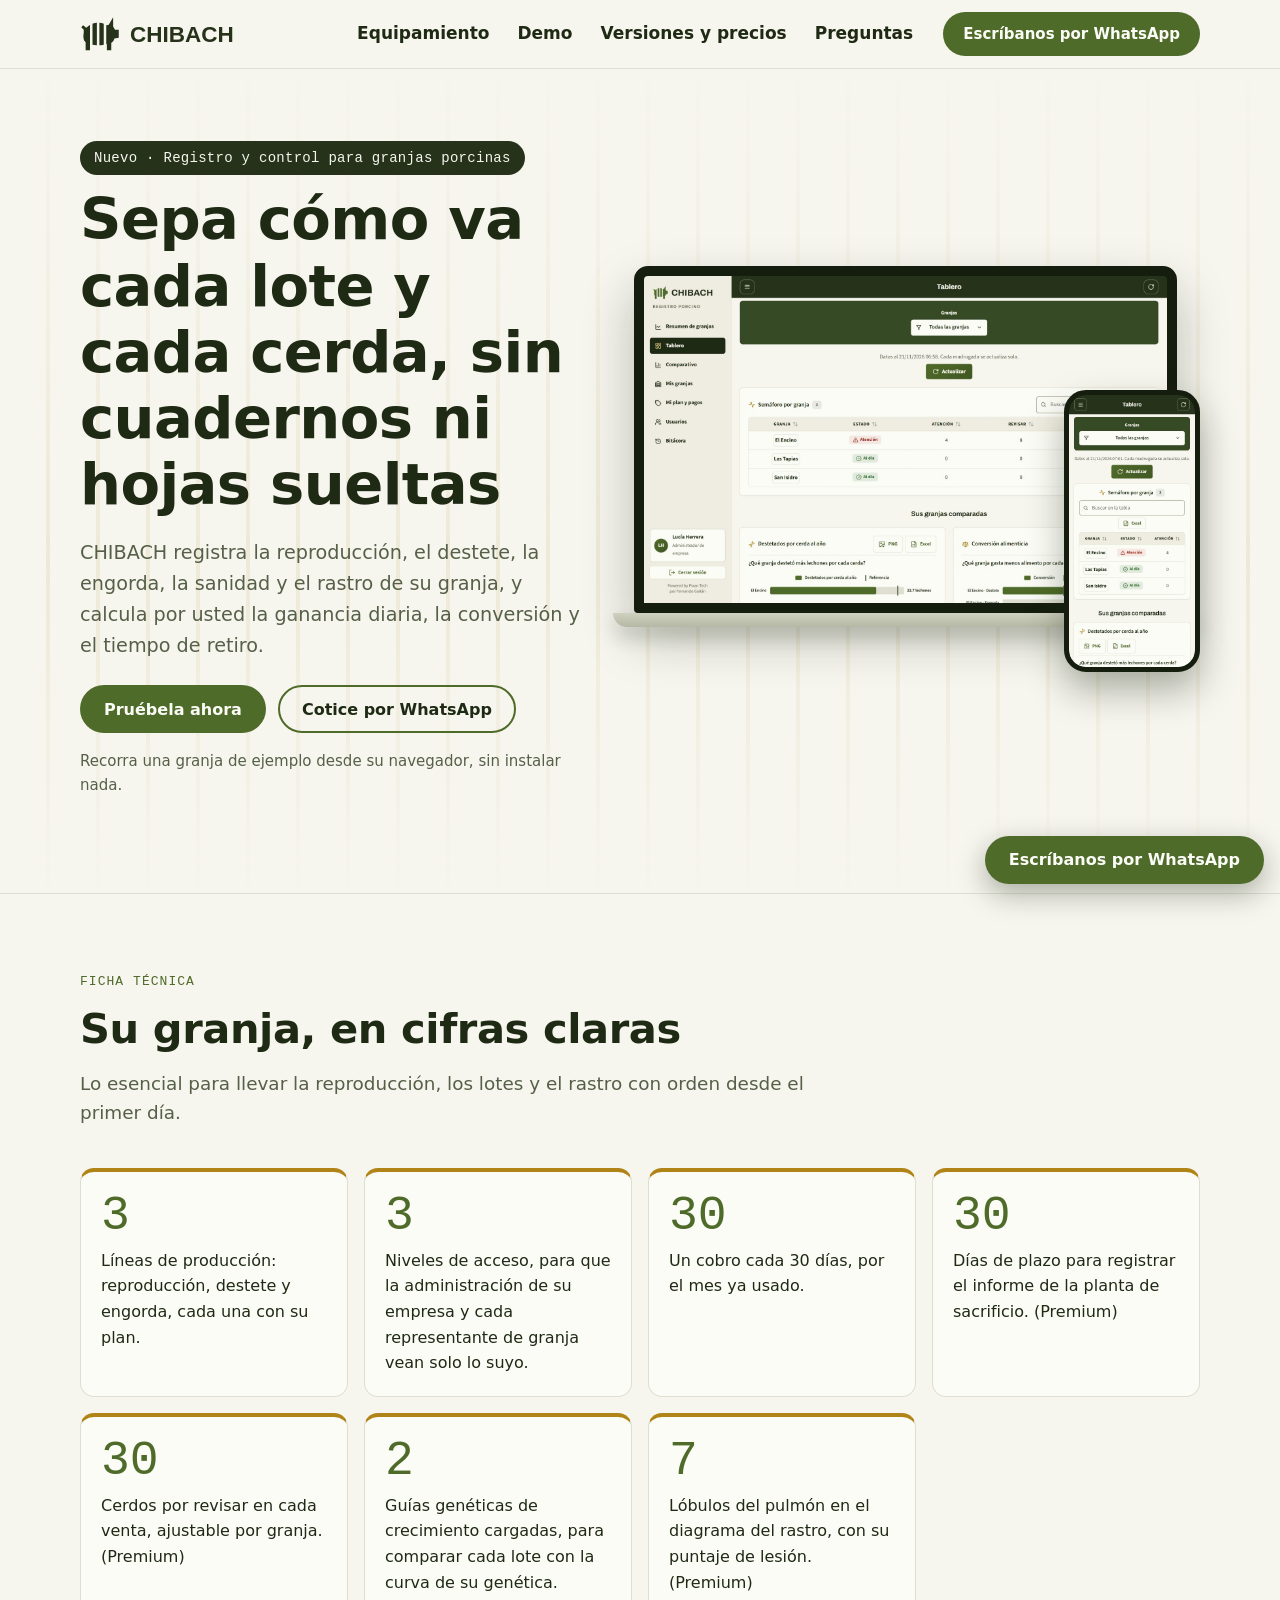
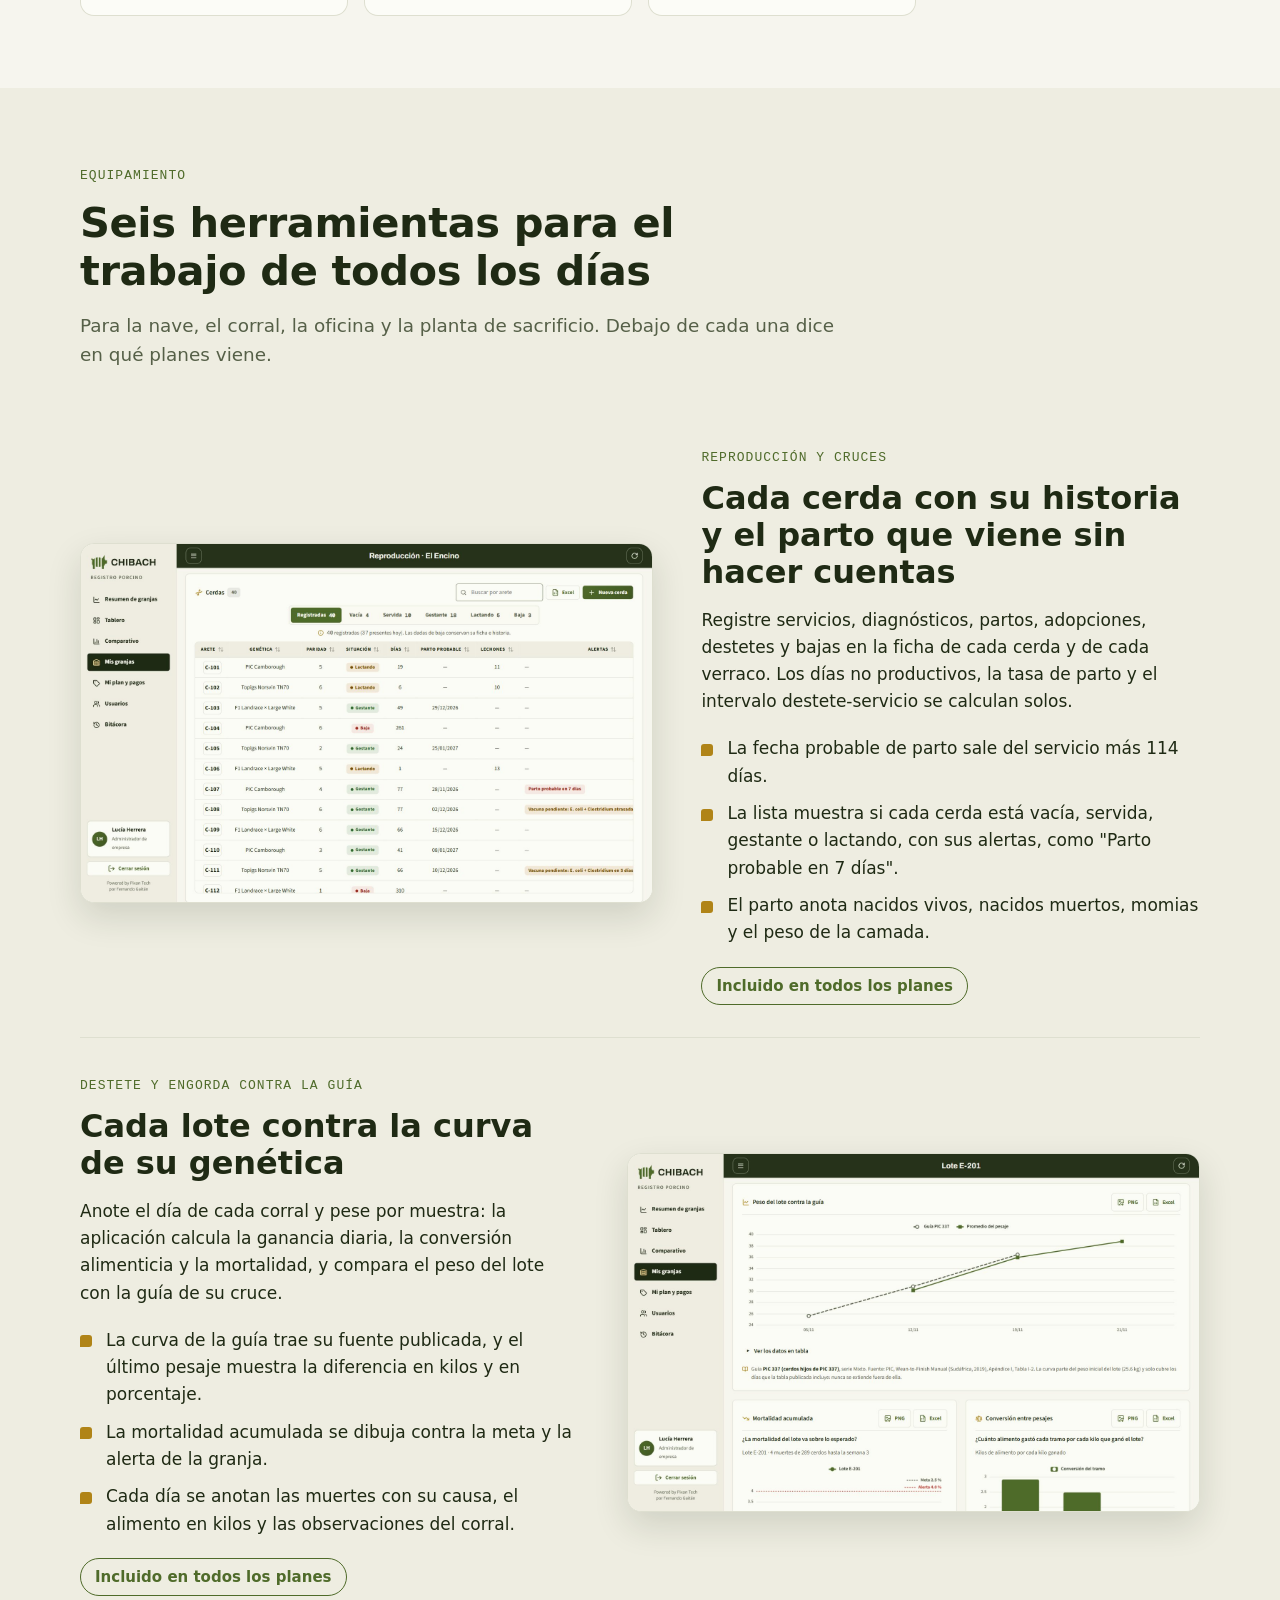
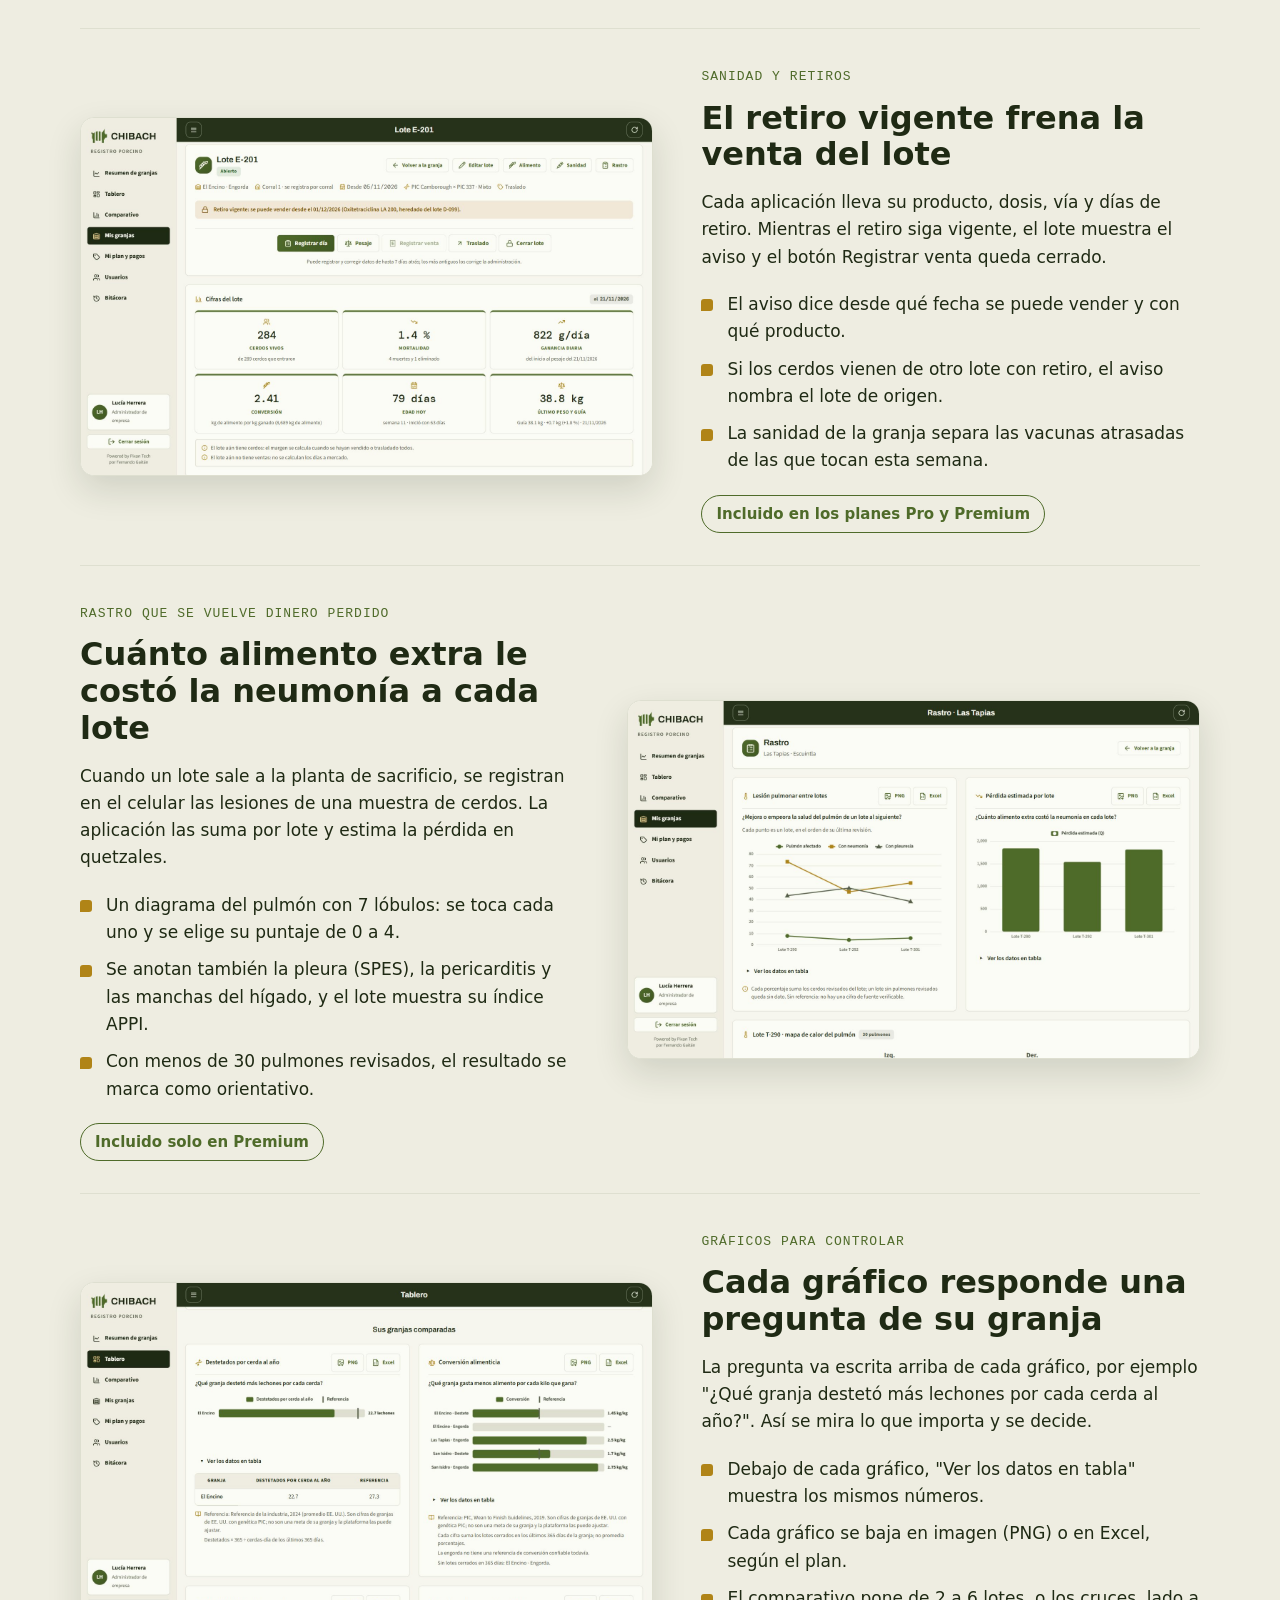
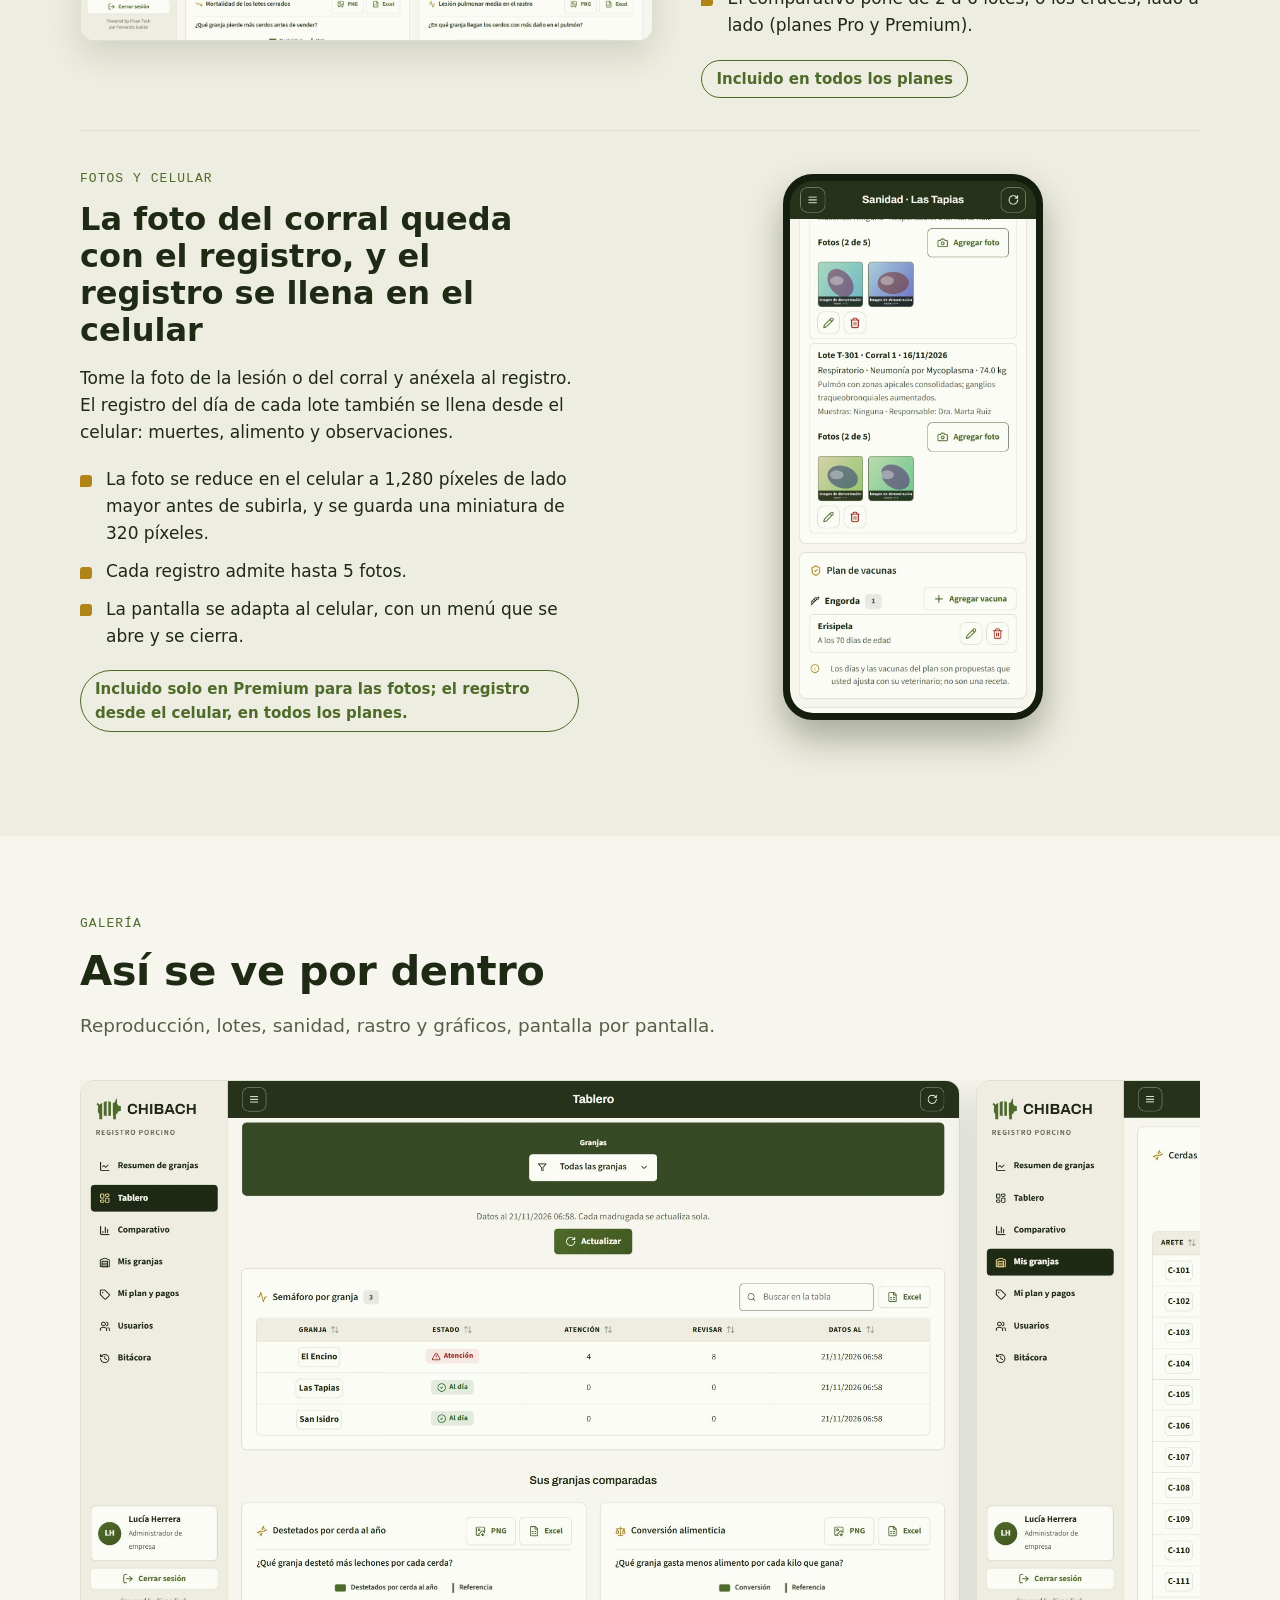
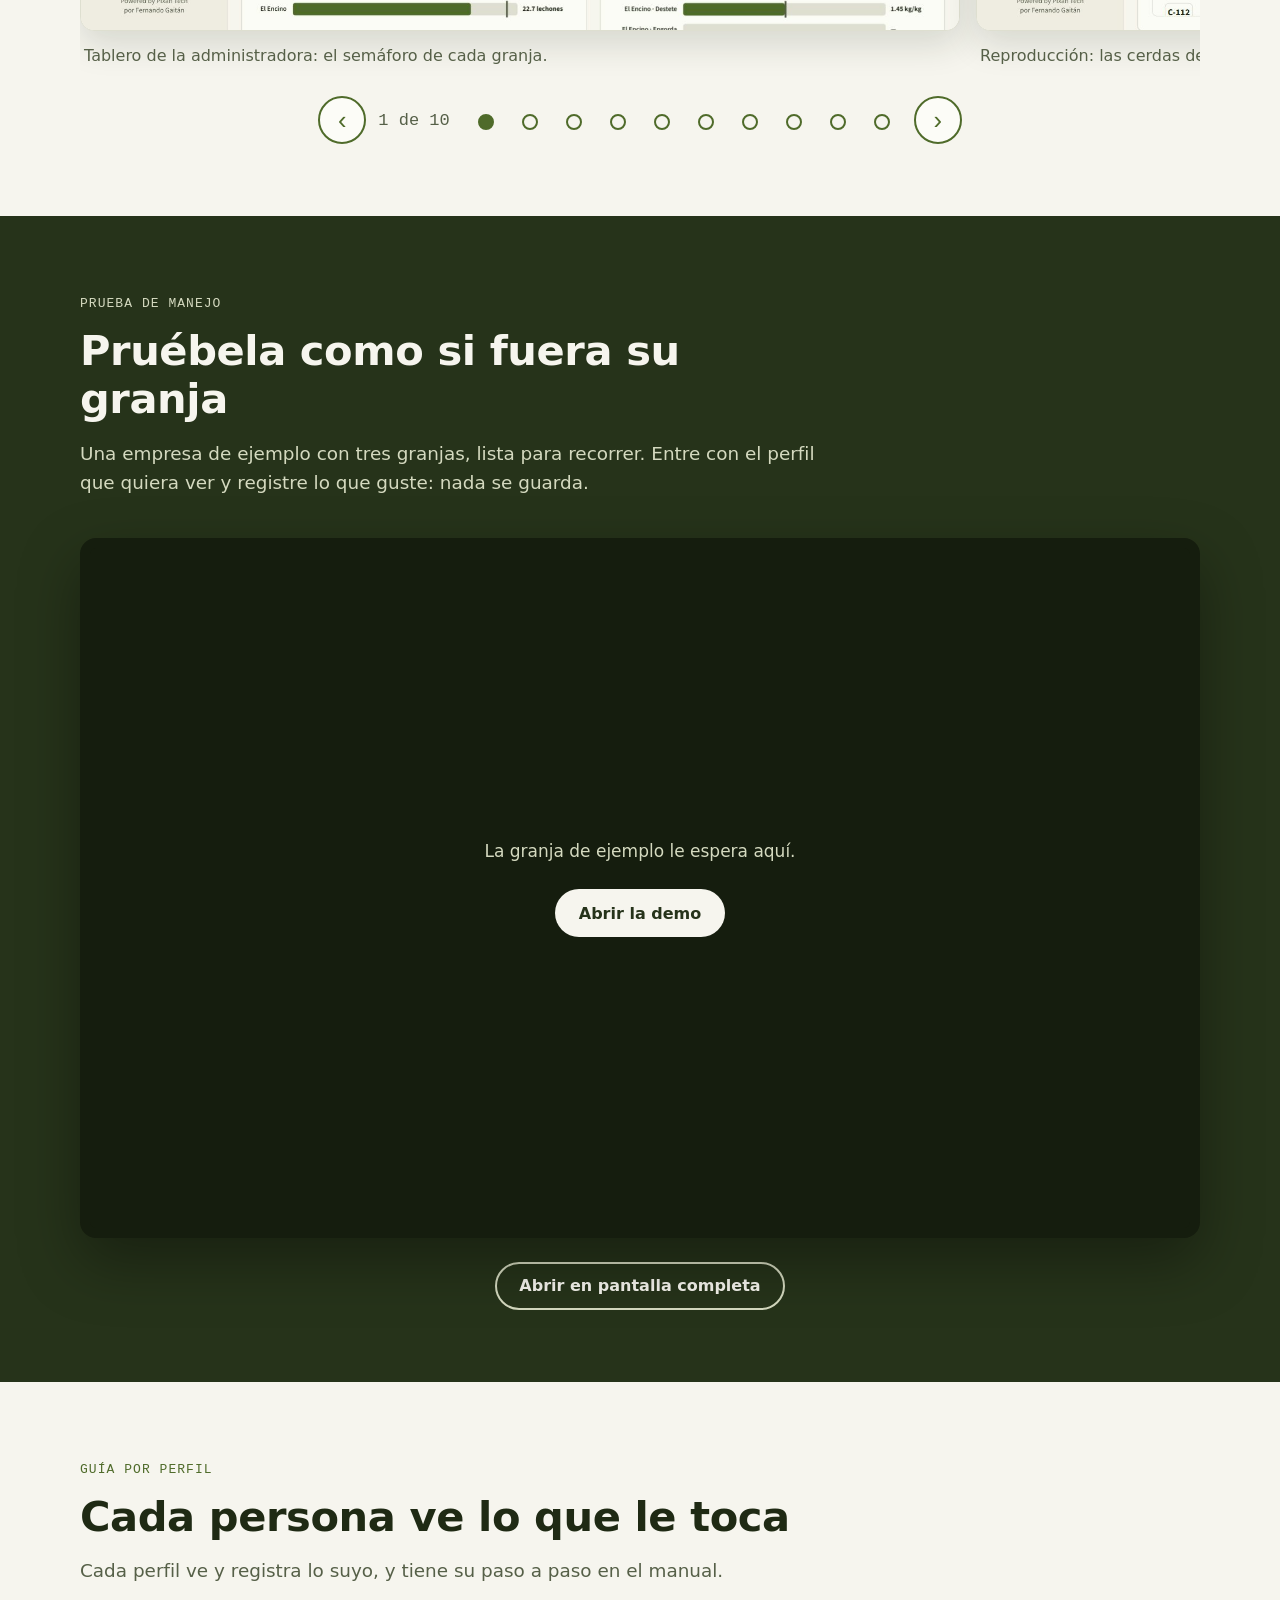
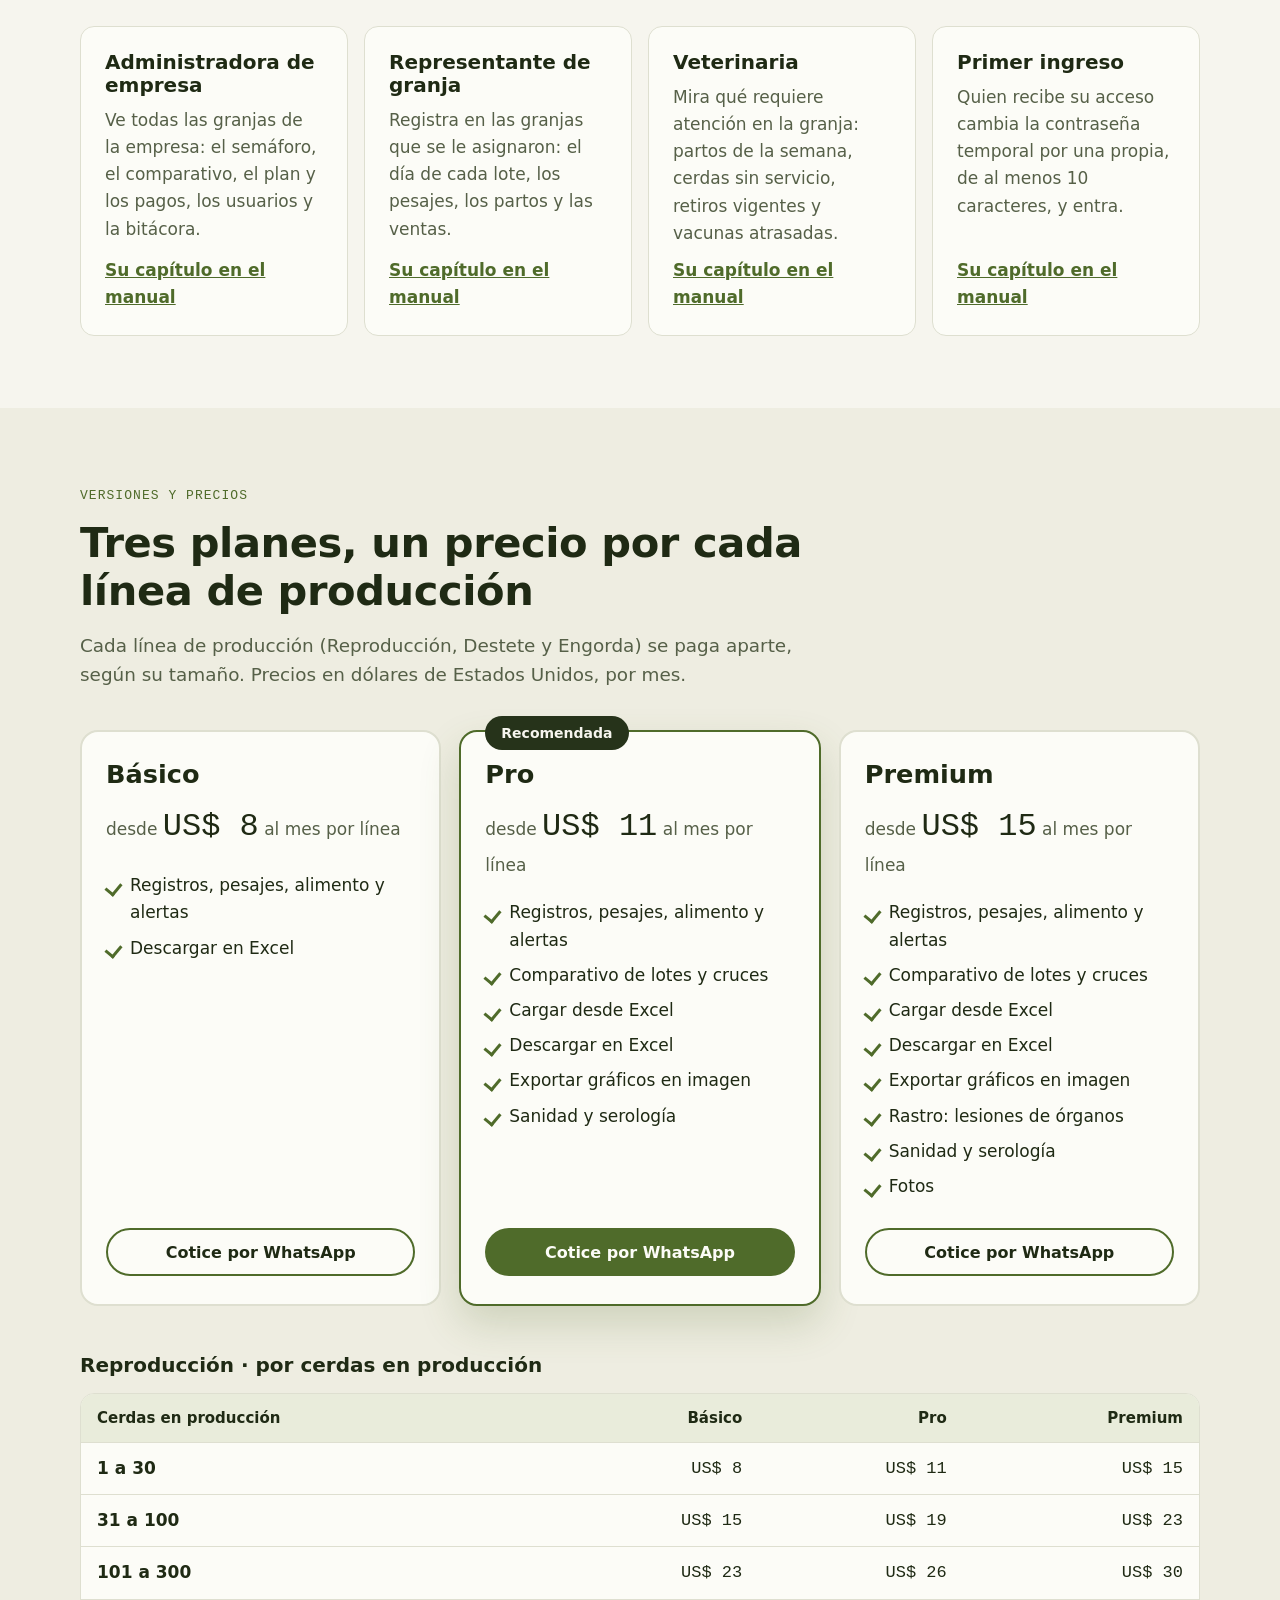
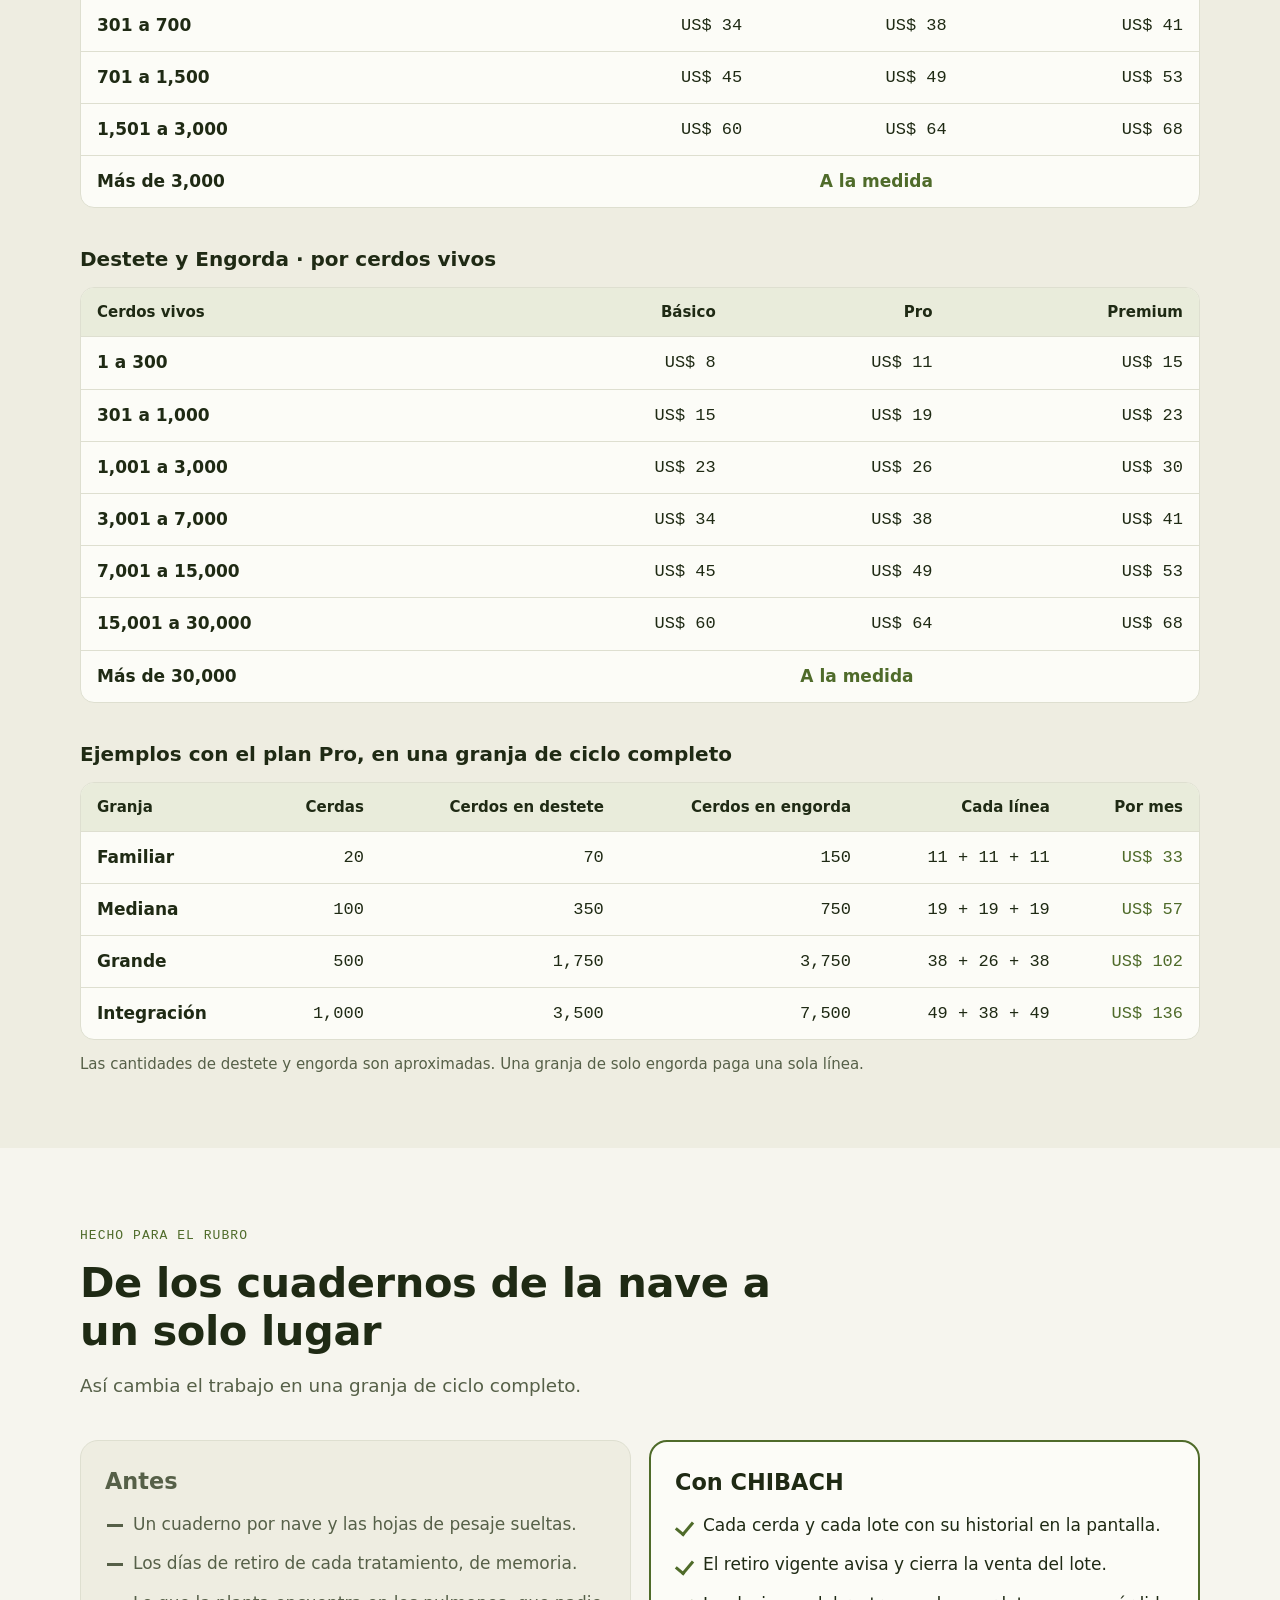
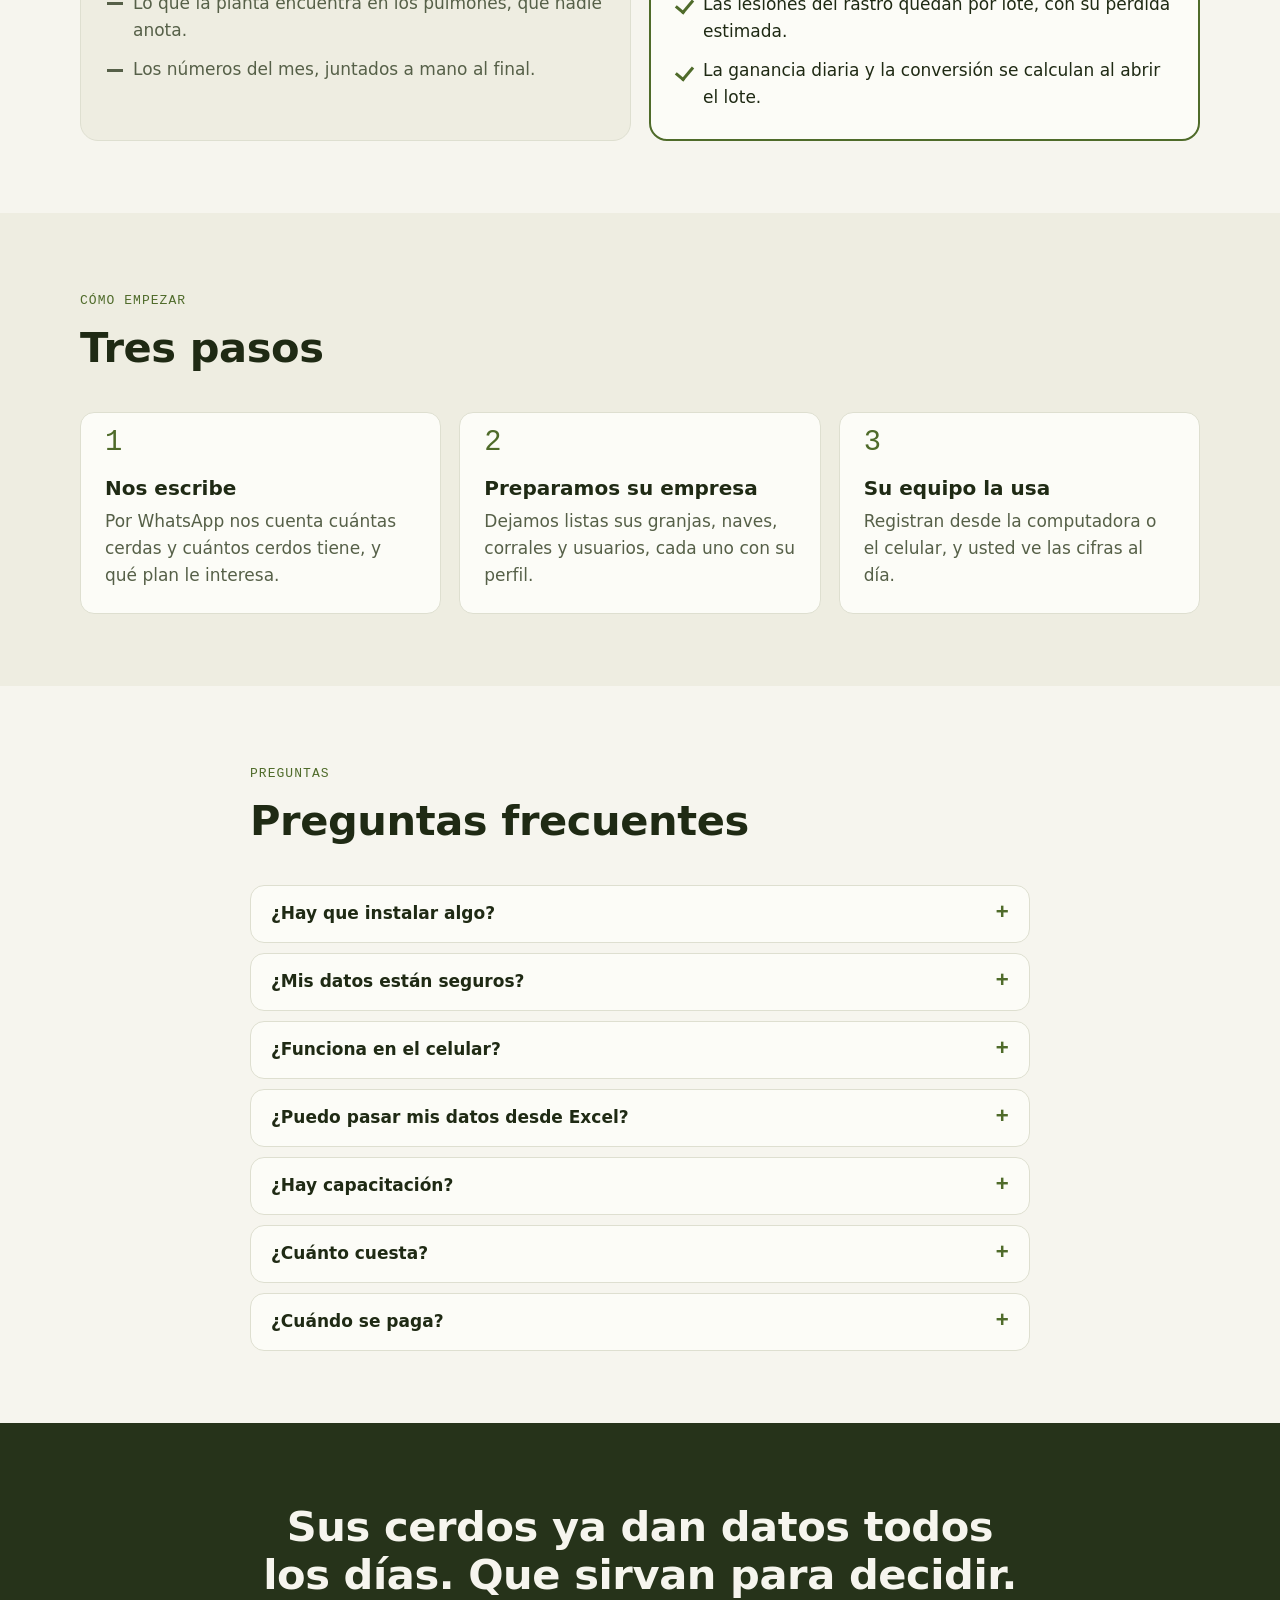
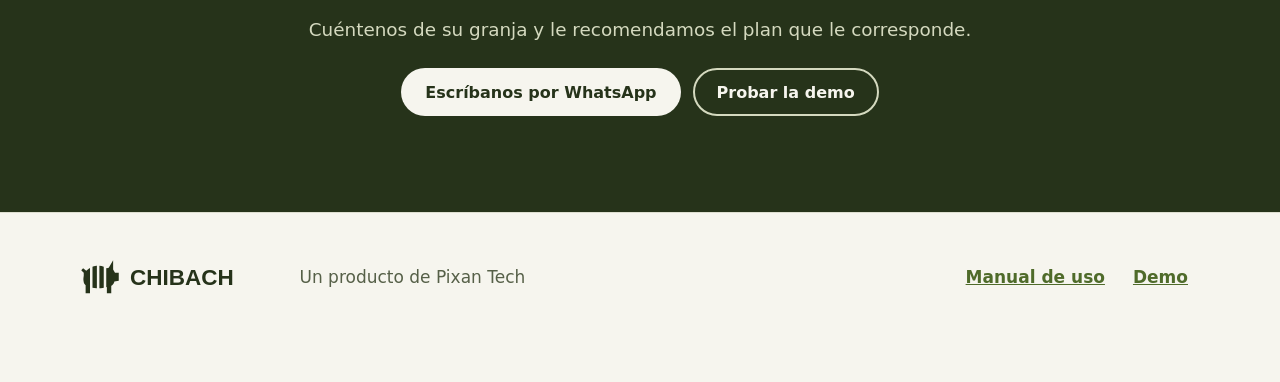
<file: index.html>
<!doctype html>
<html lang="es">
<head>
    <meta charset="utf-8">
    <meta name="viewport" content="width=device-width, initial-scale=1">
    <meta http-equiv="Content-Security-Policy" content="default-src 'self'; script-src 'self'; style-src 'self' https://fonts.googleapis.com; font-src https://fonts.gstatic.com; img-src 'self' data:; connect-src 'self'; frame-src 'self'; object-src 'none'; base-uri 'self'; form-action 'none'">
    <meta name="referrer" content="strict-origin-when-cross-origin">
    <script src="js/frame-guard.js?v=202611211401"></script>
    <title>CHIBACH · Registro y control para granjas porcinas</title>
    <meta name="description" content="CHIBACH registra la reproducción, el destete, la engorda, la sanidad y el rastro de su granja de cerdos, y calcula la ganancia diaria, la conversión y el tiempo de retiro.">
    <meta name="theme-color" content="#26331A">
    <meta property="og:type" content="website">
    <meta property="og:title" content="CHIBACH · Registro y control para granjas porcinas">
    <meta property="og:description" content="Cerdas, lotes, sanidad y rastro de su granja en un solo lugar, con cifras que se calculan solas.">
    <meta property="og:image" content="img/redes.jpg">
    <meta name="twitter:card" content="summary_large_image">
    
    <link rel="icon" href="img/favicon.svg?v=202611211401" type="image/svg+xml">
    <link rel="preconnect" href="https://fonts.googleapis.com">
    <link rel="preconnect" href="https://fonts.gstatic.com" crossorigin>
    <link href="https://fonts.googleapis.com/css2?family=Archivo:wght@600..800&amp;family=DM+Mono:wght@400;500&amp;family=Source+Sans+3:wght@400..800&amp;display=swap" rel="stylesheet">
    <link rel="stylesheet" href="css/sitio.css?v=202611211401">
    <script src="js/sitio.js?v=202611211401" defer></script>
</head>
<body>
<a class="saltar" href="#contenido">Ir al contenido</a>

<header class="cab" id="cabecera">
    <div class="cab-in">
        <a class="logo" href="#inicio" aria-label="CHIBACH, inicio"><svg class="logo-svg" xmlns="http://www.w3.org/2000/svg" viewBox="0 0 300 64" role="img">
  <title>CHIBACH</title>
  <g>
  <path fill="currentColor" d="M6 30L6 25L2 21L5 18L10 22L14 18.9L16 17.7L16 48L16 58L9 58L9 45L7.9 43.9L6.9 42.6L6.2 41L5.8 39.2L5.5 37.3L5.4 35.1L5.6 32.6Z"/>
  <path fill="currentColor" d="M20 15.7L22.1 14.9L26.2 14L27 14L27 49.9L26.4 49.9L22.9 49.5L20 49Z"/>
  <path fill="currentColor" d="M31 14L34.6 14.5L38 15.6L38 49.2L36.4 49.5L33.1 49.9L31 50Z"/>
  <path fill="currentColor" d="M42 17.5L43 18L46 17L53 5L53 20L56 25L62 25L62 38L55 39L54.7 40.2L54.3 41.3L53.8 42.3L53.2 43.2L52.6 44.1L51.8 44.8L51 45.5L50 46L50 58L43 58L43 48L42 48.3Z"/>
  </g>
  <text x="80" y="45" font-family="'Archivo', sans-serif" font-size="36" font-weight="700" fill="currentColor">CHIBACH</text>
</svg></a>
        <button type="button" class="menu-btn" id="menuBtn" aria-expanded="false" aria-controls="menuNav">Menú</button>
        <nav class="nav" id="menuNav" aria-label="Secciones">
            <a href="#equipamiento">Equipamiento</a>
            <a href="#demo">Demo</a>
            <a href="#versiones">Versiones y precios</a>
            <a href="#preguntas">Preguntas</a>
        </nav>
        <a class="btn btn-cab" data-contacto="cabecera" href="https://wa.me/50258253416?text=Hola%2C%20quiero%20conocer%20CHIBACH%20para%20mi%20granja%20de%20cerdos." target="_blank" rel="noopener noreferrer">Escríbanos por WhatsApp</a>
    </div>
</header>

<main id="contenido">

<section class="portada" id="inicio">
    <div class="envoltura portada-in">
        <div class="portada-txt">
            <p class="etiqueta etiqueta-hero">Nuevo · Registro y control para granjas porcinas</p>
            <h1>Sepa cómo va cada lote y cada cerda, sin cuadernos ni hojas sueltas</h1>
            <p class="portada-sub">CHIBACH registra la reproducción, el destete, la engorda, la sanidad y el rastro de su granja, y calcula por usted la ganancia diaria, la conversión y el tiempo de retiro.</p>
            <div class="botones">
                <a class="btn btn-primario" href="#demo">Pruébela ahora</a>
                <a class="btn btn-borde" data-contacto="portada" href="https://wa.me/50258253416?text=Hola%2C%20vi%20la%20p%C3%A1gina%20de%20CHIBACH%20y%20quiero%20cotizar%20para%20mi%20granja." target="_blank" rel="noopener noreferrer">Cotice por WhatsApp</a>
            </div>
            <p class="portada-nota">Recorra una granja de ejemplo desde su navegador, sin instalar nada.</p>
        </div>
        <div class="dispositivos">
            <div class="portatil">
                <div class="portatil-pantalla"><img src="img/capturas/tablero-administradora.jpg?c=202611210702" alt="Tablero de CHIBACH con el semáforo de tres granjas y los gráficos de destetados por cerda al año y conversión alimenticia" fetchpriority="high" width="1600" height="1000"></div>
                <div class="portatil-base"></div>
            </div>
            <div class="celular">
                <div class="celular-pantalla"><img src="img/capturas/cel-tablero.jpg?c=202611210702" alt="El mismo tablero de CHIBACH en la pantalla de un celular" fetchpriority="high" width="780" height="1688"></div>
            </div>
        </div>
    </div>
</section>

<section class="seccion" id="ficha">
    <div class="envoltura">
        <header class="encabezado">
            <p class="etiqueta">Ficha técnica</p>
            <h2>Su granja, en cifras claras</h2>
            <p class="intro">Lo esencial para llevar la reproducción, los lotes y el rastro con orden desde el primer día.</p>
        </header>
        <ul class="ficha">
            <li class="cifra"><span class="cifra-n" data-fin="3">3</span><span class="cifra-t">Líneas de producción: reproducción, destete y engorda, cada una con su plan.</span></li>
            <li class="cifra"><span class="cifra-n" data-fin="3">3</span><span class="cifra-t">Niveles de acceso, para que la administración de su empresa y cada representante de granja vean solo lo suyo.</span></li>
            <li class="cifra"><span class="cifra-n" data-fin="30">30</span><span class="cifra-t">Un cobro cada 30 días, por el mes ya usado.</span></li>
            <li class="cifra"><span class="cifra-n" data-fin="30">30</span><span class="cifra-t">Días de plazo para registrar el informe de la planta de sacrificio. (Premium)</span></li>
            <li class="cifra"><span class="cifra-n" data-fin="30">30</span><span class="cifra-t">Cerdos por revisar en cada venta, ajustable por granja. (Premium)</span></li>
            <li class="cifra"><span class="cifra-n" data-fin="2">2</span><span class="cifra-t">Guías genéticas de crecimiento cargadas, para comparar cada lote con la curva de su genética.</span></li>
            <li class="cifra"><span class="cifra-n" data-fin="7">7</span><span class="cifra-t">Lóbulos del pulmón en el diagrama del rastro, con su puntaje de lesión. (Premium)</span></li>
        </ul>
    </div>
</section>

<section class="seccion seccion-alt" id="equipamiento">
    <div class="envoltura">
        <header class="encabezado">
            <p class="etiqueta">Equipamiento</p>
            <h2>Seis herramientas para el trabajo de todos los días</h2>
            <p class="intro">Para la nave, el corral, la oficina y la planta de sacrificio. Debajo de cada una dice en qué planes viene.</p>
        </header>

        <article class="bloque" data-herramienta="base">
            <figure class="bloque-fig"><div class="pantalla"><img src="img/capturas/cerdas.jpg?c=202611210702" alt="Lista de las 40 cerdas de la granja El Encino con su situación, parto probable y alertas" width="1600" height="1000"></div></figure>
            <div class="bloque-txt">
                <p class="etiqueta">Reproducción y cruces</p>
                <h3>Cada cerda con su historia y el parto que viene sin hacer cuentas</h3>
                <p>Registre servicios, diagnósticos, partos, adopciones, destetes y bajas en la ficha de cada cerda y de cada verraco. Los días no productivos, la tasa de parto y el intervalo destete-servicio se calculan solos.</p>
                <ul class="vinetas">
                    <li>La fecha probable de parto sale del servicio más 114 días.</li>
                    <li>La lista muestra si cada cerda está vacía, servida, gestante o lactando, con sus alertas, como "Parto probable en 7 días".</li>
                    <li>El parto anota nacidos vivos, nacidos muertos, momias y el peso de la camada.</li>
                </ul>
                <p class="incluye">Incluido en todos los planes</p>
            </div>
        </article>

        <article class="bloque bloque-inv" data-herramienta="base">
            <figure class="bloque-fig"><div class="pantalla"><img src="img/capturas/curva-lote.jpg?c=202611210702" alt="Gráfico del peso de un lote de engorda contra la curva de su guía genética" width="1600" height="1000"></div></figure>
            <div class="bloque-txt">
                <p class="etiqueta">Destete y engorda contra la guía</p>
                <h3>Cada lote contra la curva de su genética</h3>
                <p>Anote el día de cada corral y pese por muestra: la aplicación calcula la ganancia diaria, la conversión alimenticia y la mortalidad, y compara el peso del lote con la guía de su cruce.</p>
                <ul class="vinetas">
                    <li>La curva de la guía trae su fuente publicada, y el último pesaje muestra la diferencia en kilos y en porcentaje.</li>
                    <li>La mortalidad acumulada se dibuja contra la meta y la alerta de la granja.</li>
                    <li>Cada día se anotan las muertes con su causa, el alimento en kilos y las observaciones del corral.</li>
                </ul>
                <p class="incluye">Incluido en todos los planes</p>
            </div>
        </article>

        <article class="bloque" data-herramienta="sanidad">
            <figure class="bloque-fig"><div class="pantalla"><img src="img/capturas/venta-bloqueada.jpg?c=202611210702" alt="Lote de engorda con el aviso de retiro vigente y el botón Registrar venta cerrado" width="1600" height="1000"></div></figure>
            <div class="bloque-txt">
                <p class="etiqueta">Sanidad y retiros</p>
                <h3>El retiro vigente frena la venta del lote</h3>
                <p>Cada aplicación lleva su producto, dosis, vía y días de retiro. Mientras el retiro siga vigente, el lote muestra el aviso y el botón Registrar venta queda cerrado.</p>
                <ul class="vinetas">
                    <li>El aviso dice desde qué fecha se puede vender y con qué producto.</li>
                    <li>Si los cerdos vienen de otro lote con retiro, el aviso nombra el lote de origen.</li>
                    <li>La sanidad de la granja separa las vacunas atrasadas de las que tocan esta semana.</li>
                </ul>
                <p class="incluye">Incluido en los planes Pro y Premium</p>
            </div>
        </article>

        <article class="bloque bloque-inv" data-herramienta="rastro">
            <figure class="bloque-fig"><div class="pantalla"><img src="img/capturas/rastro-perdida.jpg?c=202611210702" alt="Gráficos del rastro: lesión pulmonar entre lotes y pérdida estimada por lote en quetzales" width="1600" height="1000"></div></figure>
            <div class="bloque-txt">
                <p class="etiqueta">Rastro que se vuelve dinero perdido</p>
                <h3>Cuánto alimento extra le costó la neumonía a cada lote</h3>
                <p>Cuando un lote sale a la planta de sacrificio, se registran en el celular las lesiones de una muestra de cerdos. La aplicación las suma por lote y estima la pérdida en quetzales.</p>
                <ul class="vinetas">
                    <li>Un diagrama del pulmón con 7 lóbulos: se toca cada uno y se elige su puntaje de 0 a 4.</li>
                    <li>Se anotan también la pleura (SPES), la pericarditis y las manchas del hígado, y el lote muestra su índice APPI.</li>
                    <li>Con menos de 30 pulmones revisados, el resultado se marca como orientativo.</li>
                </ul>
                <p class="incluye">Incluido solo en Premium</p>
            </div>
        </article>

        <article class="bloque" data-herramienta="base">
            <figure class="bloque-fig"><div class="pantalla"><img src="img/capturas/graficos-tabla.jpg?c=202611210702" alt="Tablero de CHIBACH con un gráfico y la opción Ver los datos en tabla abierta" width="1600" height="1000"></div></figure>
            <div class="bloque-txt">
                <p class="etiqueta">Gráficos para controlar</p>
                <h3>Cada gráfico responde una pregunta de su granja</h3>
                <p>La pregunta va escrita arriba de cada gráfico, por ejemplo "¿Qué granja destetó más lechones por cada cerda al año?". Así se mira lo que importa y se decide.</p>
                <ul class="vinetas">
                    <li>Debajo de cada gráfico, "Ver los datos en tabla" muestra los mismos números.</li>
                    <li>Cada gráfico se baja en imagen (PNG) o en Excel, según el plan.</li>
                    <li>El comparativo pone de 2 a 6 lotes, o los cruces, lado a lado (planes Pro y Premium).</li>
                </ul>
                <p class="incluye">Incluido en todos los planes</p>
            </div>
        </article>

        <article class="bloque bloque-inv" data-herramienta="fotos">
            <figure class="bloque-fig bloque-fig-cel"><div class="celular celular-bloque"><div class="celular-pantalla"><img src="img/capturas/cel-fotos.jpg?c=202611210702" alt="Fotos de un registro de sanidad en la pantalla de un celular" width="780" height="1688"></div></div></figure>
            <div class="bloque-txt">
                <p class="etiqueta">Fotos y celular</p>
                <h3>La foto del corral queda con el registro, y el registro se llena en el celular</h3>
                <p>Tome la foto de la lesión o del corral y anéxela al registro. El registro del día de cada lote también se llena desde el celular: muertes, alimento y observaciones.</p>
                <ul class="vinetas">
                    <li>La foto se reduce en el celular a 1,280 píxeles de lado mayor antes de subirla, y se guarda una miniatura de 320 píxeles.</li>
                    <li>Cada registro admite hasta 5 fotos.</li>
                    <li>La pantalla se adapta al celular, con un menú que se abre y se cierra.</li>
                </ul>
                <p class="incluye">Incluido solo en Premium para las fotos; el registro desde el celular, en todos los planes.</p>
            </div>
        </article>
    </div>
</section>

<section class="seccion" id="galeria">
    <div class="envoltura">
        <header class="encabezado">
            <p class="etiqueta">Galería</p>
            <h2>Así se ve por dentro</h2>
            <p class="intro">Reproducción, lotes, sanidad, rastro y gráficos, pantalla por pantalla.</p>
        </header>
        <div class="galeria" id="galeria-caja">
            <div class="galeria-pista" id="galeria-pista" tabindex="0" role="region" aria-label="Capturas de la aplicación">
                <figure class="diapo"><div class="pantalla"><img src="img/capturas/tablero-administradora.jpg?c=202611210702" alt="Tablero de la administradora con el semáforo por granja" loading="lazy" width="1600" height="1000"></div><figcaption>Tablero de la administradora: el semáforo de cada granja.</figcaption></figure>
                <figure class="diapo"><div class="pantalla"><img src="img/capturas/cerdas.jpg?c=202611210702" alt="Lista de cerdas de la granja con su situación y parto probable" loading="lazy" width="1600" height="1000"></div><figcaption>Reproducción: las cerdas de la granja, con su parto probable.</figcaption></figure>
                <figure class="diapo"><div class="pantalla"><img src="img/capturas/ficha-cerda.jpg?c=202611210702" alt="Ficha de una cerda con su historial" loading="lazy" width="1600" height="1000"></div><figcaption>La ficha de una cerda, con su historial.</figcaption></figure>
                <figure class="diapo"><div class="pantalla"><img src="img/capturas/parto-lleno.jpg?c=202611210702" alt="Formulario de parto lleno con nacidos vivos, muertos y peso de la camada" loading="lazy" width="1600" height="1000"></div><figcaption>El registro de un parto.</figcaption></figure>
                <figure class="diapo"><div class="pantalla"><img src="img/capturas/lotes.jpg?c=202611210702" alt="Línea de destete con sus naves, corrales y lote activo" loading="lazy" width="1600" height="1000"></div><figcaption>Destete: naves, corrales y el lote de cada uno.</figcaption></figure>
                <figure class="diapo"><div class="pantalla"><img src="img/capturas/curva-lote.jpg?c=202611210702" alt="Peso del lote contra la guía de su genética" loading="lazy" width="1600" height="1000"></div><figcaption>El peso del lote contra la guía de su genética.</figcaption></figure>
                <figure class="diapo"><div class="pantalla"><img src="img/capturas/aplicaciones-retiro.jpg?c=202611210702" alt="Aplicaciones de sanidad con sus días de retiro" loading="lazy" width="1600" height="1000"></div><figcaption>Sanidad: aplicaciones y días de retiro.</figcaption></figure>
                <figure class="diapo"><div class="pantalla"><img src="img/capturas/rastro-diagrama.jpg?c=202611210702" alt="Mapa de calor del pulmón por lóbulos con sus indicadores" loading="lazy" width="1600" height="1000"></div><figcaption>Rastro: el mapa de calor del pulmón de un lote.</figcaption></figure>
                <figure class="diapo"><div class="pantalla"><img src="img/capturas/comparativo.jpg?c=202611210702" alt="Comparativo de lotes lado a lado" loading="lazy" width="1600" height="1000"></div><figcaption>El comparativo de lotes y cruces.</figcaption></figure>
                <figure class="diapo"><div class="pantalla"><img src="img/capturas/excel.jpg?c=202611210702" alt="Descarga de la tabla de alimento en Excel" loading="lazy" width="1600" height="1000"></div><figcaption>Cada tabla se puede bajar en Excel, según el plan.</figcaption></figure>
            </div>
            <div class="galeria-ctl" id="galeria-ctl" hidden>
                <button type="button" class="flecha" id="galeria-ant" aria-label="Captura anterior">‹</button>
                <p class="contador" id="galeria-cont" aria-live="polite">1 de 10</p>
                <div class="puntos" id="galeria-puntos"></div>
                <button type="button" class="flecha" id="galeria-sig" aria-label="Captura siguiente">›</button>
            </div>
        </div>
    </div>
</section>

<section class="seccion franja" id="demo">
    <div class="envoltura">
        <header class="encabezado">
            <p class="etiqueta">Prueba de manejo</p>
            <h2>Pruébela como si fuera su granja</h2>
            <p class="intro">Una empresa de ejemplo con tres granjas, lista para recorrer. Entre con el perfil que quiera ver y registre lo que guste: nada se guarda.</p>
        </header>
        <div class="demo-marco" id="demo-marco">
            <div class="demo-espera" id="demo-espera">
                <p>La granja de ejemplo le espera aquí.</p>
                <a class="btn btn-claro" href="demo/">Abrir la demo</a>
            </div>
            <iframe id="demo-iframe" title="Demo de CHIBACH" data-src="demo/?v=202611211401" hidden></iframe>
        </div>
        <p class="demo-pie"><a class="btn btn-claro-borde" id="demo-pantalla" href="demo/" target="_blank" rel="noopener noreferrer">Abrir en pantalla completa</a></p>
    </div>
</section>

<section class="seccion" id="perfiles">
    <div class="envoltura">
        <header class="encabezado">
            <p class="etiqueta">Guía por perfil</p>
            <h2>Cada persona ve lo que le toca</h2>
            <p class="intro">Cada perfil ve y registra lo suyo, y tiene su paso a paso en el manual.</p>
        </header>
        <ul class="perfiles">
            <li class="perfil">
                <h3>Administradora de empresa</h3>
                <p>Ve todas las granjas de la empresa: el semáforo, el comparativo, el plan y los pagos, los usuarios y la bitácora.</p>
                <a class="enlace" href="manual.html#paso-a-paso-administradora" aria-label="Su capítulo en el manual: administradora de empresa">Su capítulo en el manual</a>
            </li>
            <li class="perfil">
                <h3>Representante de granja</h3>
                <p>Registra en las granjas que se le asignaron: el día de cada lote, los pesajes, los partos y las ventas.</p>
                <a class="enlace" href="manual.html#paso-a-paso-representante" aria-label="Su capítulo en el manual: representante de granja">Su capítulo en el manual</a>
            </li>
            <li class="perfil">
                <h3>Veterinaria</h3>
                <p>Mira qué requiere atención en la granja: partos de la semana, cerdas sin servicio, retiros vigentes y vacunas atrasadas.</p>
                <a class="enlace" href="manual.html#paso-a-paso-veterinaria" aria-label="Su capítulo en el manual: veterinaria">Su capítulo en el manual</a>
            </li>
            <li class="perfil">
                <h3>Primer ingreso</h3>
                <p>Quien recibe su acceso cambia la contraseña temporal por una propia, de al menos 10 caracteres, y entra.</p>
                <a class="enlace" href="manual.html#paso-a-paso-primer-ingreso" aria-label="Su capítulo en el manual: primer ingreso">Su capítulo en el manual</a>
            </li>
        </ul>
    </div>
</section>

<section class="seccion seccion-alt" id="versiones">
    <div class="envoltura">
        <header class="encabezado">
            <p class="etiqueta">Versiones y precios</p>
            <h2>Tres planes, un precio por cada línea de producción</h2>
            <p class="intro">Cada línea de producción (Reproducción, Destete y Engorda) se paga aparte, según su tamaño. Precios en dólares de Estados Unidos, por mes.</p>
        </header>
        <div class="planes">
            <article class="plan">
                
                <h3>Básico</h3>
                <p class="plan-desde">desde <span class="plan-precio">US$ 8</span> al mes por línea</p>
                <ul class="plan-lista">
                    <li>Registros, pesajes, alimento y alertas</li>
                    <li>Descargar en Excel</li>
                </ul>
                <a class="btn btn-borde" data-contacto="plan-basico" href="https://wa.me/50258253416?text=Hola%2C%20me%20interesa%20el%20plan%20B%C3%A1sico%20de%20CHIBACH%20para%20mi%20granja%20de%20cerdos." target="_blank" rel="noopener noreferrer">Cotice por WhatsApp</a>
            </article>
            <article class="plan plan-reco">
                <p class="reco">Recomendada</p>
                <h3>Pro</h3>
                <p class="plan-desde">desde <span class="plan-precio">US$ 11</span> al mes por línea</p>
                <ul class="plan-lista">
                    <li>Registros, pesajes, alimento y alertas</li>
                    <li>Comparativo de lotes y cruces</li>
                    <li>Cargar desde Excel</li>
                    <li>Descargar en Excel</li>
                    <li>Exportar gráficos en imagen</li>
                    <li>Sanidad y serología</li>
                </ul>
                <a class="btn btn-primario" data-contacto="plan-pro" href="https://wa.me/50258253416?text=Hola%2C%20me%20interesa%20el%20plan%20Pro%20de%20CHIBACH%20para%20mi%20granja%20de%20cerdos." target="_blank" rel="noopener noreferrer">Cotice por WhatsApp</a>
            </article>
            <article class="plan">
                
                <h3>Premium</h3>
                <p class="plan-desde">desde <span class="plan-precio">US$ 15</span> al mes por línea</p>
                <ul class="plan-lista">
                    <li>Registros, pesajes, alimento y alertas</li>
                    <li>Comparativo de lotes y cruces</li>
                    <li>Cargar desde Excel</li>
                    <li>Descargar en Excel</li>
                    <li>Exportar gráficos en imagen</li>
                    <li>Rastro: lesiones de órganos</li>
                    <li>Sanidad y serología</li>
                    <li>Fotos</li>
                </ul>
                <a class="btn btn-borde" data-contacto="plan-premium" href="https://wa.me/50258253416?text=Hola%2C%20me%20interesa%20el%20plan%20Premium%20de%20CHIBACH%20para%20mi%20granja%20de%20cerdos." target="_blank" rel="noopener noreferrer">Cotice por WhatsApp</a>
            </article>
        </div>

        <div class="tabla-bloque">
            <h3>Reproducción · por cerdas en producción</h3>
            <div class="table-wrap">
                <table class="tabla">
                    <thead><tr><th scope="col">Cerdas en producción</th><th scope="col">Básico</th><th scope="col">Pro</th><th scope="col">Premium</th></tr></thead>
                    <tbody>
                    <tr><th scope="row">1 a 30</th><td data-plan="Básico" data-tramo="Cerdas:0">US$ 8</td><td data-plan="Pro" data-tramo="Cerdas:0">US$ 11</td><td data-plan="Premium" data-tramo="Cerdas:0">US$ 15</td></tr>
                    <tr><th scope="row">31 a 100</th><td data-plan="Básico" data-tramo="Cerdas:1">US$ 15</td><td data-plan="Pro" data-tramo="Cerdas:1">US$ 19</td><td data-plan="Premium" data-tramo="Cerdas:1">US$ 23</td></tr>
                    <tr><th scope="row">101 a 300</th><td data-plan="Básico" data-tramo="Cerdas:2">US$ 23</td><td data-plan="Pro" data-tramo="Cerdas:2">US$ 26</td><td data-plan="Premium" data-tramo="Cerdas:2">US$ 30</td></tr>
                    <tr><th scope="row">301 a 700</th><td data-plan="Básico" data-tramo="Cerdas:3">US$ 34</td><td data-plan="Pro" data-tramo="Cerdas:3">US$ 38</td><td data-plan="Premium" data-tramo="Cerdas:3">US$ 41</td></tr>
                    <tr><th scope="row">701 a 1,500</th><td data-plan="Básico" data-tramo="Cerdas:4">US$ 45</td><td data-plan="Pro" data-tramo="Cerdas:4">US$ 49</td><td data-plan="Premium" data-tramo="Cerdas:4">US$ 53</td></tr>
                    <tr><th scope="row">1,501 a 3,000</th><td data-plan="Básico" data-tramo="Cerdas:5">US$ 60</td><td data-plan="Pro" data-tramo="Cerdas:5">US$ 64</td><td data-plan="Premium" data-tramo="Cerdas:5">US$ 68</td></tr>
                    <tr><th scope="row">Más de 3,000</th><td colspan="3" class="a-medida" data-plan="todos" data-tramo="Cerdas:6">A la medida</td></tr>
                    </tbody>
                </table>
            </div>
        </div>
        <div class="tabla-bloque">
            <h3>Destete y Engorda · por cerdos vivos</h3>
            <div class="table-wrap">
                <table class="tabla">
                    <thead><tr><th scope="col">Cerdos vivos</th><th scope="col">Básico</th><th scope="col">Pro</th><th scope="col">Premium</th></tr></thead>
                    <tbody>
                    <tr><th scope="row">1 a 300</th><td data-plan="Básico" data-tramo="Cerdos:0">US$ 8</td><td data-plan="Pro" data-tramo="Cerdos:0">US$ 11</td><td data-plan="Premium" data-tramo="Cerdos:0">US$ 15</td></tr>
                    <tr><th scope="row">301 a 1,000</th><td data-plan="Básico" data-tramo="Cerdos:1">US$ 15</td><td data-plan="Pro" data-tramo="Cerdos:1">US$ 19</td><td data-plan="Premium" data-tramo="Cerdos:1">US$ 23</td></tr>
                    <tr><th scope="row">1,001 a 3,000</th><td data-plan="Básico" data-tramo="Cerdos:2">US$ 23</td><td data-plan="Pro" data-tramo="Cerdos:2">US$ 26</td><td data-plan="Premium" data-tramo="Cerdos:2">US$ 30</td></tr>
                    <tr><th scope="row">3,001 a 7,000</th><td data-plan="Básico" data-tramo="Cerdos:3">US$ 34</td><td data-plan="Pro" data-tramo="Cerdos:3">US$ 38</td><td data-plan="Premium" data-tramo="Cerdos:3">US$ 41</td></tr>
                    <tr><th scope="row">7,001 a 15,000</th><td data-plan="Básico" data-tramo="Cerdos:4">US$ 45</td><td data-plan="Pro" data-tramo="Cerdos:4">US$ 49</td><td data-plan="Premium" data-tramo="Cerdos:4">US$ 53</td></tr>
                    <tr><th scope="row">15,001 a 30,000</th><td data-plan="Básico" data-tramo="Cerdos:5">US$ 60</td><td data-plan="Pro" data-tramo="Cerdos:5">US$ 64</td><td data-plan="Premium" data-tramo="Cerdos:5">US$ 68</td></tr>
                    <tr><th scope="row">Más de 30,000</th><td colspan="3" class="a-medida" data-plan="todos" data-tramo="Cerdos:6">A la medida</td></tr>
                    </tbody>
                </table>
            </div>
        </div>
        <div class="tabla-bloque">
            <h3>Ejemplos con el plan Pro, en una granja de ciclo completo</h3>
            <div class="table-wrap">
                <table class="tabla tabla-ejemplos">
                    <thead><tr><th scope="col">Granja</th><th scope="col">Cerdas</th><th scope="col">Cerdos en destete</th><th scope="col">Cerdos en engorda</th><th scope="col">Cada línea</th><th scope="col">Por mes</th></tr></thead>
                    <tbody>
                    <tr><th scope="row">Familiar</th><td>20</td><td>70</td><td>150</td><td>11 + 11 + 11</td><td class="total">US$ 33</td></tr>
                    <tr><th scope="row">Mediana</th><td>100</td><td>350</td><td>750</td><td>19 + 19 + 19</td><td class="total">US$ 57</td></tr>
                    <tr><th scope="row">Grande</th><td>500</td><td>1,750</td><td>3,750</td><td>38 + 26 + 38</td><td class="total">US$ 102</td></tr>
                    <tr><th scope="row">Integración</th><td>1,000</td><td>3,500</td><td>7,500</td><td>49 + 38 + 49</td><td class="total">US$ 136</td></tr>
                    </tbody>
                </table>
            </div>
            <p class="nota">Las cantidades de destete y engorda son aproximadas. Una granja de solo engorda paga una sola línea.</p>
        </div>
    </div>
</section>

<section class="seccion" id="rubro">
    <div class="envoltura">
        <header class="encabezado">
            <p class="etiqueta">Hecho para el rubro</p>
            <h2>De los cuadernos de la nave a un solo lugar</h2>
            <p class="intro">Así cambia el trabajo en una granja de ciclo completo.</p>
        </header>
        <div class="antes-despues">
            <div class="ad ad-antes">
                <h3>Antes</h3>
                <ul>
                    <li>Un cuaderno por nave y las hojas de pesaje sueltas.</li>
                    <li>Los días de retiro de cada tratamiento, de memoria.</li>
                    <li>Lo que la planta encuentra en los pulmones, que nadie anota.</li>
                    <li>Los números del mes, juntados a mano al final.</li>
                </ul>
            </div>
            <div class="ad ad-con">
                <h3>Con CHIBACH</h3>
                <ul>
                    <li>Cada cerda y cada lote con su historial en la pantalla.</li>
                    <li>El retiro vigente avisa y cierra la venta del lote.</li>
                    <li>Las lesiones del rastro quedan por lote, con su pérdida estimada.</li>
                    <li>La ganancia diaria y la conversión se calculan al abrir el lote.</li>
                </ul>
            </div>
        </div>
    </div>
</section>

<section class="seccion seccion-alt" id="empezar">
    <div class="envoltura">
        <header class="encabezado">
            <p class="etiqueta">Cómo empezar</p>
            <h2>Tres pasos</h2>
        </header>
        <ol class="pasos">
            <li><h3>Nos escribe</h3><p>Por WhatsApp nos cuenta cuántas cerdas y cuántos cerdos tiene, y qué plan le interesa.</p></li>
            <li><h3>Preparamos su empresa</h3><p>Dejamos listas sus granjas, naves, corrales y usuarios, cada uno con su perfil.</p></li>
            <li><h3>Su equipo la usa</h3><p>Registran desde la computadora o el celular, y usted ve las cifras al día.</p></li>
        </ol>
    </div>
</section>

<section class="seccion" id="preguntas">
    <div class="envoltura envoltura-estrecha">
        <header class="encabezado">
            <p class="etiqueta">Preguntas</p>
            <h2>Preguntas frecuentes</h2>
        </header>
        <div class="preguntas">
            <details><summary>¿Hay que instalar algo?</summary><p>No. Se abre en el navegador de la computadora o del celular. No hay ningún programa que instalar.</p></details>
            <details><summary>¿Mis datos están seguros?</summary><p>Cada persona entra con su correo y su contraseña, y ve solo lo de su empresa y las granjas que se le asignaron. Las fotos no se publican con enlaces abiertos, y la bitácora guarda lo que hace cada quien.</p></details>
            <details><summary>¿Funciona en el celular?</summary><p>Sí. El registro del día y los pesajes se llenan desde el celular en todos los planes, y la pantalla se adapta a su tamaño. Las fotos (planes Premium) y el rastro (planes Premium) también se llenan desde el celular.</p></details>
            <details><summary>¿Puedo pasar mis datos desde Excel?</summary><p>Sí, con los planes Pro y Premium puede cargar sus datos desde Excel. Bajar las tablas en Excel está en todos los planes.</p></details>
            <details><summary>¿Hay capacitación?</summary><p>Le mostramos cómo se usa cada pantalla, y el manual trae un paso a paso para cada perfil, para que su equipo lo consulte cuando quiera.</p></details>
            <details><summary>¿Cuánto cuesta?</summary><p>Depende del plan y del tamaño de cada línea de producción. Las tablas de arriba traen todos los tramos. Si su granja pasa del último tramo, se acuerda un precio a la medida.</p></details>
            <details><summary>¿Cuándo se paga?</summary><p>Cada 30 días, por el mes ya usado. El primer cobro llega al cumplirse el primer mes de servicio.</p></details>
        </div>
    </div>
</section>

<section class="seccion franja cierre" id="contacto">
    <div class="envoltura cierre-in">
        <h2>Sus cerdos ya dan datos todos los días. Que sirvan para decidir.</h2>
        <p class="intro">Cuéntenos de su granja y le recomendamos el plan que le corresponde.</p>
        <div class="botones botones-centro">
            <a class="btn btn-claro" data-contacto="cierre" href="https://wa.me/50258253416?text=Hola%2C%20quiero%20empezar%20con%20CHIBACH." target="_blank" rel="noopener noreferrer">Escríbanos por WhatsApp</a>
            <a class="btn btn-claro-borde" href="#demo">Probar la demo</a>
        </div>
    </div>
</section>

</main>

<footer class="pie">
    <div class="envoltura pie-in">
        <a class="logo logo-pie" href="#inicio" aria-label="CHIBACH, inicio"><svg class="logo-svg" xmlns="http://www.w3.org/2000/svg" viewBox="0 0 300 64" role="img">
  <title>CHIBACH</title>
  <g>
  <path fill="currentColor" d="M6 30L6 25L2 21L5 18L10 22L14 18.9L16 17.7L16 48L16 58L9 58L9 45L7.9 43.9L6.9 42.6L6.2 41L5.8 39.2L5.5 37.3L5.4 35.1L5.6 32.6Z"/>
  <path fill="currentColor" d="M20 15.7L22.1 14.9L26.2 14L27 14L27 49.9L26.4 49.9L22.9 49.5L20 49Z"/>
  <path fill="currentColor" d="M31 14L34.6 14.5L38 15.6L38 49.2L36.4 49.5L33.1 49.9L31 50Z"/>
  <path fill="currentColor" d="M42 17.5L43 18L46 17L53 5L53 20L56 25L62 25L62 38L55 39L54.7 40.2L54.3 41.3L53.8 42.3L53.2 43.2L52.6 44.1L51.8 44.8L51 45.5L50 46L50 58L43 58L43 48L42 48.3Z"/>
  </g>
  <text x="80" y="45" font-family="'Archivo', sans-serif" font-size="36" font-weight="700" fill="currentColor">CHIBACH</text>
</svg></a>
        <p class="pie-empresa">Un producto de Pixan Tech</p>
        <nav class="pie-nav" aria-label="Enlaces del pie">
            <a href="manual.html">Manual de uso</a>
            <a href="demo/">Demo</a>
        </nav>
    </div>
</footer>

<a class="flotante btn btn-primario" data-contacto="flotante" href="https://wa.me/50258253416?text=Hola%2C%20quiero%20conocer%20CHIBACH%20para%20mi%20granja%20de%20cerdos." target="_blank" rel="noopener noreferrer">Escríbanos por WhatsApp</a>
</body>
</html>
</file>
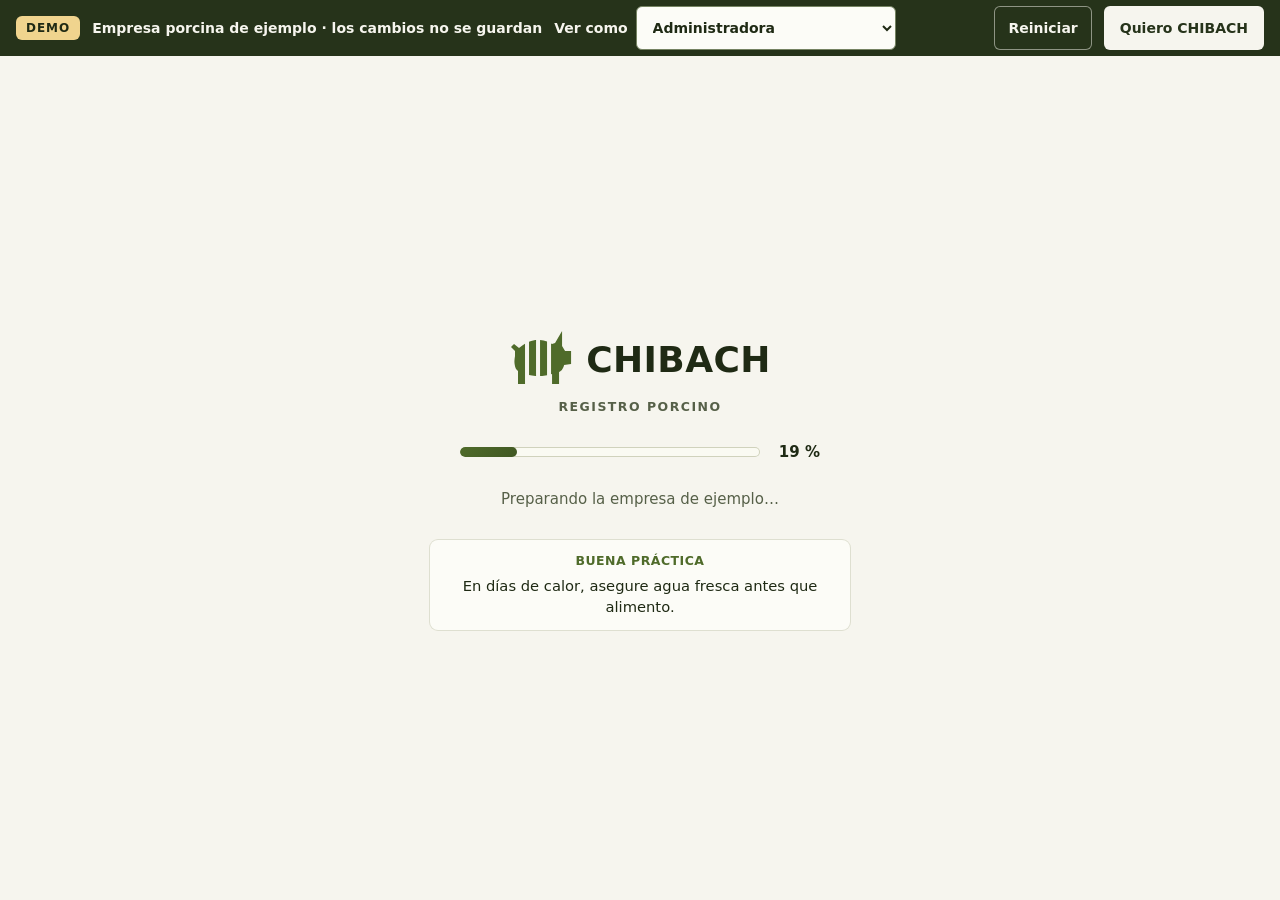
<file: demo/index.html>
<!DOCTYPE html>
<html lang="es">

<head>
    <meta charset="UTF-8">
    <meta name="viewport" content="width=device-width, initial-scale=1.0, viewport-fit=cover">
    <meta name="description" content="Demo interactiva de CHIBACH con una empresa porcina de ejemplo: registros diarios, pesajes, reproducción, sanidad y rastro.">
    <meta name="theme-color" content="#26331A">
    <link rel="icon" href="../img/favicon.svg?v=202611211401" type="image/svg+xml">
    
    <meta http-equiv="Content-Security-Policy" content="default-src 'self'; script-src 'self'; style-src 'self' 'unsafe-inline' https://fonts.googleapis.com; font-src https://fonts.gstatic.com; img-src 'self' data: blob:; connect-src 'self'; worker-src 'self'; frame-src 'none'; object-src 'none'; base-uri 'self'; form-action 'none'">
    <meta name="robots" content="noindex">
    <script src="../js/frame-guard.js?v=202611211401"></script>
    <meta name="referrer" content="no-referrer">
    <title>CHIBACH · Demo interactiva</title>
    <link rel="preconnect" href="https://fonts.googleapis.com">
    <link rel="preconnect" href="https://fonts.gstatic.com" crossorigin>
    <link href="https://fonts.googleapis.com/css2?family=Archivo:wght@600..800&family=DM+Mono:wght@400;500&family=Source+Sans+3:wght@400..800&display=swap" rel="stylesheet">
    <link rel="stylesheet" href="css/styles.css?v=202611211401">
    <link rel="stylesheet" href="css/demo.css?v=202611211401">
    <script src="js/demo.js?v=202611211401" defer></script>
    
    <script type="module" src="js/app.js?v=202611211401"></script>
</head>

<body>
    <div class="demo-bar" id="demoBar">
        <span class="demo-tag">DEMO</span>
        <span class="demo-txt">Empresa porcina de ejemplo · los cambios no se guardan</span>
        <label class="demo-como"><span>Ver como</span>
            <select id="demoComo" aria-label="Ver la demo como">
                <option value="empresa">Administradora</option>
                <option value="rep">Representante de dos granjas</option>
                <option value="vet">Veterinaria</option>
                <option value="nuevo">Primer ingreso</option>
            </select></label>
        <span class="demo-sp"></span>
        <button type="button" class="demo-reset" id="demoReset">Reiniciar</button>
        <a class="demo-cta" id="demoCta" href="https://wa.me/50258253416?text=Hola%2C%20prob%C3%A9%20la%20demo%20de%20CHIBACH%20y%20la%20quiero%20para%20mi%20granja%20de%20cerdos." target="_blank" rel="noopener noreferrer">Quiero CHIBACH</a>
    </div>
    <noscript>
        <p class="noscript">La plataforma necesita JavaScript habilitado.</p>
    </noscript>

    <div id="screen-loading" class="screen screen-center" role="status" aria-live="polite">
        <div class="brand brand-lg">
            <div class="brand-logo" role="img" aria-label="CHIBACH">
                <svg class="brand-simbolo" viewBox="0 0 64 64" aria-hidden="true"><path fill="currentColor" d="M6 30L6 25L2 21L5 18L10 22L14 18.9L16 17.7L16 48L16 58L9 58L9 45L7.9 43.9L6.9 42.6L6.2 41L5.8 39.2L5.5 37.3L5.4 35.1L5.6 32.6Z"/><path fill="currentColor" d="M20 15.7L22.1 14.9L26.2 14L27 14L27 49.9L26.4 49.9L22.9 49.5L20 49Z"/><path fill="currentColor" d="M31 14L34.6 14.5L38 15.6L38 49.2L36.4 49.5L33.1 49.9L31 50Z"/><path fill="currentColor" d="M42 17.5L43 18L46 17L53 5L53 20L56 25L62 25L62 38L55 39L54.7 40.2L54.3 41.3L53.8 42.3L53.2 43.2L52.6 44.1L51.8 44.8L51 45.5L50 46L50 58L43 58L43 48L42 48.3Z"/></svg>
                <span class="brand-palabra" aria-hidden="true">CHIBACH</span>
            </div>
            <span class="brand-tag">Registro porcino</span>
        </div>
        <div class="carga">
            <div class="carga-barra" id="carga-barra" role="progressbar" aria-label="Cargando" aria-valuemin="0" aria-valuemax="100" aria-valuenow="0"><span id="carga-relleno"></span></div>
            <span id="carga-pct" class="carga-pct">0 %</span>
        </div>
        <p id="loading-text" class="muted">Cargando…</p>
        <aside id="consejo" class="consejo" hidden><strong>Buena práctica</strong><p id="consejo-texto"></p></aside>
    </div>

    <main id="screen-login" class="screen auth-screen" hidden>
        <section class="auth-card" aria-labelledby="login-title">
            <div class="brand brand-lg">
                <div class="brand-logo" role="img" aria-label="CHIBACH">
                    <svg class="brand-simbolo" viewBox="0 0 64 64" aria-hidden="true"><path fill="currentColor" d="M6 30L6 25L2 21L5 18L10 22L14 18.9L16 17.7L16 48L16 58L9 58L9 45L7.9 43.9L6.9 42.6L6.2 41L5.8 39.2L5.5 37.3L5.4 35.1L5.6 32.6Z"/><path fill="currentColor" d="M20 15.7L22.1 14.9L26.2 14L27 14L27 49.9L26.4 49.9L22.9 49.5L20 49Z"/><path fill="currentColor" d="M31 14L34.6 14.5L38 15.6L38 49.2L36.4 49.5L33.1 49.9L31 50Z"/><path fill="currentColor" d="M42 17.5L43 18L46 17L53 5L53 20L56 25L62 25L62 38L55 39L54.7 40.2L54.3 41.3L53.8 42.3L53.2 43.2L52.6 44.1L51.8 44.8L51 45.5L50 46L50 58L43 58L43 48L42 48.3Z"/></svg>
                    <span class="brand-palabra" aria-hidden="true">CHIBACH</span>
                </div>
                <span class="brand-tag">Registro porcino</span>
            </div>
            <h1 id="login-title">Inicie sesión</h1>
            <p class="muted">Use el correo y la contraseña que le entregó la administración.</p>
            <p class="demo-pista">En la demo, entre con <b>empresa@demo.gt</b>, <b>rep@demo.gt</b>, <b>vet@demo.gt</b> o <b>nuevo@demo.gt</b> y cualquier contraseña.</p>

            <form id="login-form" data-submit="login" class="stack" novalidate>
                <label class="field">
                    <span>Correo electrónico</span>
                    <input type="email" name="email" autocomplete="username" inputmode="email" required>
                </label>
                <label class="field">
                    <span>Contraseña</span>
                    <span class="password-field">
                        <input type="password" name="password" autocomplete="current-password" required minlength="6">
                        <button type="button" class="password-toggle" data-action="toggle-password" aria-label="Mostrar contraseña" aria-pressed="false" title="Mostrar contraseña"><span data-icon="eye"></span></button>
                    </span>
                </label>
                <div class="humano" id="humano" hidden></div>
                <p class="form-error" role="alert" hidden></p>
                <button type="submit" class="btn btn-primary btn-block">Entrar</button>
                <button type="button" class="btn btn-link" data-action="forgot-password">¿Olvidó su contraseña?</button>
            </form>
        </section>
        <p class="auth-foot muted">El acceso lo otorga únicamente la administración.</p>
        <p class="firma">Powered by Pixan Tech<br>por Fernando Gaitán</p>
    </main>

    <main id="screen-denied" class="screen auth-screen" hidden>
        <section class="auth-card">
            <div class="brand brand-lg">
                <span class="brand-mark" aria-hidden="true"><svg viewBox="0 0 24 24" fill="none" stroke="currentColor" stroke-width="2" stroke-linecap="round" stroke-linejoin="round"><rect width="18" height="11" x="3" y="11" rx="2" ry="2"/><path d="M7 11V7a5 5 0 0 1 10 0v4"/></svg></span>
            </div>
            <h1 id="denied-title">Sin acceso</h1>
            <p id="denied-text" class="muted"></p>
            <div id="denied-actions" class="stack"></div>
            <button type="button" class="btn btn-ghost btn-block" data-action="logout">Cerrar sesión</button>
        </section>
    </main>

    <main id="screen-password" class="screen auth-screen" hidden>
        <section class="auth-card" aria-labelledby="password-title">
            <div class="brand brand-lg">
                <span class="brand-mark" aria-hidden="true"><svg viewBox="0 0 24 24" fill="none" stroke="currentColor" stroke-width="2" stroke-linecap="round" stroke-linejoin="round"><path d="M2.586 17.414A2 2 0 0 0 2 18.828V21a1 1 0 0 0 1 1h3a1 1 0 0 0 1-1v-1a1 1 0 0 1 1-1h1a1 1 0 0 0 1-1v-1a1 1 0 0 1 1-1h.172a2 2 0 0 0 1.414-.586l.814-.814a6.5 6.5 0 1 0-4-4z"/><circle cx="16.5" cy="7.5" r=".5" fill="currentColor"/></svg></span>
            </div>
            <h1 id="password-title">Cree su contraseña</h1>
            <p class="muted">Por seguridad, reemplace la contraseña temporal de <strong id="password-email"></strong> antes de continuar.</p>

            <form id="password-form" data-submit="change-password" class="stack" novalidate>
                <label class="field">
                    <span>Nueva contraseña</span>
                    <span class="password-field">
                        <input type="password" name="p1" autocomplete="new-password" required minlength="10">
                        <button type="button" class="password-toggle" data-action="toggle-password" aria-label="Mostrar contraseña" aria-pressed="false" title="Mostrar contraseña"><span data-icon="eye"></span></button>
                    </span>
                    <small class="field-hint">Mínimo 10 caracteres, con mayúsculas, minúsculas y números.</small>
                </label>
                <label class="field">
                    <span>Repita la contraseña</span>
                    <span class="password-field">
                        <input type="password" name="p2" autocomplete="new-password" required minlength="10">
                        <button type="button" class="password-toggle" data-action="toggle-password" aria-label="Mostrar contraseña" aria-pressed="false" title="Mostrar contraseña"><span data-icon="eye"></span></button>
                    </span>
                </label>
                <p class="form-error" role="alert" hidden></p>
                <button type="submit" class="btn btn-primary btn-block">Guardar y entrar</button>
            </form>
            <button type="button" class="btn btn-ghost btn-block" data-action="logout">Cerrar sesión</button>
        </section>
    </main>

    <div id="screen-app" class="app-shell" hidden>
        <aside id="sidebar" class="sidebar" aria-label="Menú principal">
            <div class="brand">
                <div class="brand-logo" role="img" aria-label="CHIBACH">
                    <svg class="brand-simbolo" viewBox="0 0 64 64" aria-hidden="true"><path fill="currentColor" d="M6 30L6 25L2 21L5 18L10 22L14 18.9L16 17.7L16 48L16 58L9 58L9 45L7.9 43.9L6.9 42.6L6.2 41L5.8 39.2L5.5 37.3L5.4 35.1L5.6 32.6Z"/><path fill="currentColor" d="M20 15.7L22.1 14.9L26.2 14L27 14L27 49.9L26.4 49.9L22.9 49.5L20 49Z"/><path fill="currentColor" d="M31 14L34.6 14.5L38 15.6L38 49.2L36.4 49.5L33.1 49.9L31 50Z"/><path fill="currentColor" d="M42 17.5L43 18L46 17L53 5L53 20L56 25L62 25L62 38L55 39L54.7 40.2L54.3 41.3L53.8 42.3L53.2 43.2L52.6 44.1L51.8 44.8L51 45.5L50 46L50 58L43 58L43 48L42 48.3Z"/></svg>
                    <span class="brand-palabra" aria-hidden="true">CHIBACH</span>
                </div>
                <span class="brand-tag">Registro porcino</span>
            </div>
            <nav id="nav" class="nav"></nav>
            <div class="sidebar-foot">
                <div id="user-chip" class="user-chip"></div>
                <button type="button" class="btn btn-sm btn-block" data-action="logout"><span data-icon="log-out"></span>Cerrar sesión</button>
                <p class="firma">Powered by Pixan Tech<br>por Fernando Gaitán</p>
            </div>
        </aside>
        <div class="sidebar-backdrop" data-action="toggle-sidebar" aria-hidden="true"></div>

        <div class="main">
            <header class="topbar">
                <button type="button" id="menu-btn" class="icon-btn" data-action="toggle-sidebar" aria-controls="sidebar" aria-expanded="false" aria-label="Mostrar u ocultar el menú" title="Menú"><span data-icon="menu"></span></button>
                <h1 id="page-title" class="page-title"></h1>
                <button type="button" class="icon-btn" data-action="sync" aria-label="Actualizar datos" title="Actualizar datos"><span data-icon="rotate-cw"></span></button>
            </header>
            <div id="busy-bar" class="busy-bar" aria-hidden="true"></div>
            <section id="view" class="view" tabindex="-1"></section>
        </div>
    </div>

    <dialog id="modal" class="modal" aria-modal="true"></dialog>

    <div id="toasts" class="toasts" aria-live="polite" aria-atomic="false"></div>
</body>

</html>
</file>
<file: css/sitio.css>
:root {
    --fondo: #F6F5EE;
    --superficie: #FCFCF7;
    --franja: #26331A;
    --tinta: #1F2A14;
    --tinta2: #566048;
    --linea: #DEDFD0;
    --acento: #4F6B2A;
    --acento-texto: #4F6B2A;
    --relleno: #B08417;
    --sobre-franja: #F6F5EE;
    --sobre-franja2: #D4D9BF;
    --aviso-texto: #7A5000;
    --radio: 14px;
    --titulo: 'Archivo', 'Segoe UI', system-ui, sans-serif;
    --texto: 'Source Sans 3', 'Segoe UI', system-ui, sans-serif;
    --datos: 'DM Mono', ui-monospace, 'Cascadia Mono', monospace;
    --cab-alto: 68px;
}

* { box-sizing: border-box; }
html { scroll-behavior: smooth; scroll-padding-top: calc(var(--cab-alto) + 12px); -webkit-text-size-adjust: 100%; }
body { margin: 0; background: var(--fondo); color: var(--tinta); font-family: var(--texto); font-size: 1.0625rem; line-height: 1.6; overflow-x: hidden; }
img { max-width: 100%; height: auto; display: block; }
h1, h2, h3 { font-family: var(--titulo); line-height: 1.15; margin: 0; color: var(--tinta); }
p { margin: 0 0 1rem; }
a { color: var(--acento-texto); }
ul, ol { margin: 0; padding: 0; }
:focus-visible { outline: 3px solid var(--relleno); outline-offset: 2px; }

.saltar { position: absolute; left: -999px; top: 0; background: var(--franja); color: var(--sobre-franja); padding: 12px 16px; z-index: 100; }
.saltar:focus { left: 8px; top: 8px; }

.envoltura { width: 100%; max-width: 1160px; margin: 0 auto; padding-inline: 20px; }
.envoltura-estrecha { max-width: 820px; }

.btn { display: inline-flex; align-items: center; justify-content: center; min-height: 48px; padding: 10px 22px; border-radius: 999px; font-family: var(--titulo); font-weight: 700; font-size: 1rem; text-decoration: none; border: 2px solid transparent; cursor: pointer; text-align: center; line-height: 1.2; }
.btn-primario { background: var(--acento); color: #FCFCF7; }
.btn-primario:hover { background: #3F5821; }
.btn-borde { background: transparent; color: var(--tinta); border-color: var(--acento); }
.btn-borde:hover { background: #E9ECDB; }
.btn-claro { background: var(--sobre-franja); color: var(--franja); }
.btn-claro:hover { background: #FFFFFF; }
.btn-claro-borde { background: transparent; color: var(--sobre-franja); border-color: var(--sobre-franja2); }
.btn-claro-borde:hover { background: rgba(246, 245, 238, 0.12); }
.botones { display: flex; flex-wrap: wrap; gap: 12px; margin: 1.5rem 0 1rem; }
.botones-centro { justify-content: center; }

.etiqueta { display: inline-block; margin: 0 0 .75rem; font-family: var(--datos); font-size: .8125rem; letter-spacing: .08em; text-transform: uppercase; color: var(--acento-texto); font-weight: 500; }
.franja .etiqueta { color: var(--sobre-franja2); }

.cab { position: sticky; top: 0; z-index: 50; background: rgba(246, 245, 238, 0.97); border-bottom: 1px solid var(--linea); }
.cab-in { max-width: 1160px; margin: 0 auto; padding: 10px 20px; min-height: var(--cab-alto); display: flex; align-items: center; gap: 18px; flex-wrap: wrap; }
.logo { display: inline-flex; align-items: center; min-height: 48px; color: var(--franja); margin-right: auto; }
.logo-svg { height: 40px; width: auto; display: block; }
.nav { display: flex; flex-wrap: wrap; gap: 4px; }
.nav a { display: inline-flex; align-items: center; min-height: 44px; padding: 0 12px; color: var(--tinta); text-decoration: none; font-weight: 600; border-radius: 8px; }
.nav a:hover { background: #E9ECDB; }
.btn-cab { min-height: 44px; padding: 8px 18px; background: var(--acento); color: #FCFCF7; font-size: .9375rem; }
.btn-cab:hover { background: #3F5821; }
.menu-btn { display: none; min-height: 44px; min-width: 44px; padding: 0 16px; background: transparent; border: 2px solid var(--acento); border-radius: 999px; color: var(--tinta); font: 700 1rem var(--titulo); cursor: pointer; }

.portada { background: var(--fondo); position: relative; overflow: hidden; border-bottom: 1px solid var(--linea); }
.portada::before { content: ''; position: absolute; inset: 0; background: repeating-linear-gradient(90deg, transparent 0 46px, rgba(176, 132, 23, 0.10) 46px 50px); -webkit-mask-image: linear-gradient(180deg, transparent, #000 60%, transparent); mask-image: linear-gradient(180deg, transparent, #000 60%, transparent); pointer-events: none; }
.portada-in { position: relative; display: grid; gap: 2.5rem; padding-block: 3rem 4.5rem; align-items: center; }
.etiqueta-hero { background: var(--franja); color: var(--sobre-franja); padding: 6px 14px; border-radius: 999px; text-transform: none; letter-spacing: .02em; font-size: .875rem; }
.portada h1 { font-size: clamp(2rem, 5.2vw, 3.6rem); font-weight: 800; letter-spacing: -.01em; max-width: 18ch; }
.portada-sub { font-size: 1.2rem; color: var(--tinta2); max-width: 46ch; margin-top: 1.25rem; }
.portada-nota { font-size: .9375rem; color: var(--tinta2); margin: 0; }

.dispositivos { position: relative; padding-bottom: 8%; padding-right: 4%; }
.portatil-pantalla { background: #151D0E; border: 10px solid #151D0E; border-radius: 14px 14px 4px 4px; overflow: hidden; box-shadow: 0 24px 50px rgba(31, 42, 20, .28); }
.portatil-pantalla img, .pantalla img, .celular-pantalla img { width: 100%; height: auto; }
.portatil-base { height: 14px; background: linear-gradient(#CFD1C0, #B5B8A4); border-radius: 0 0 18px 18px; width: 108%; margin-left: -4%; box-shadow: 0 10px 18px rgba(31, 42, 20, .2); }
.celular { position: absolute; right: 0; bottom: 0; width: 24%; min-width: 96px; background: #151D0E; border: 5px solid #151D0E; border-radius: 22px; box-shadow: 0 18px 36px rgba(31, 42, 20, .35); overflow: hidden; }
.celular-pantalla { border-radius: 16px; overflow: hidden; }
.celular-bloque { position: relative; width: min(260px, 70%); margin-inline: auto; border-width: 7px; border-radius: 30px; }
.celular-bloque .celular-pantalla { border-radius: 22px; }

.seccion { padding-block: 4.5rem; }
.seccion-alt { background: #EEEDE1; }
.encabezado { max-width: 760px; margin-bottom: 2.5rem; }
.encabezado h2, .cierre h2 { font-size: clamp(1.7rem, 3.6vw, 2.6rem); font-weight: 800; letter-spacing: -.01em; }
.intro { font-size: 1.15rem; color: var(--tinta2); margin-top: 1rem; }
.franja { background: var(--franja); color: var(--sobre-franja); }
.franja h2, .franja h3 { color: var(--sobre-franja); }
.franja .intro { color: var(--sobre-franja2); }

.ficha { list-style: none; display: grid; grid-template-columns: repeat(auto-fit, minmax(240px, 1fr)); gap: 16px; }
.cifra { background: var(--superficie); border: 1px solid var(--linea); border-top: 4px solid var(--relleno); border-radius: var(--radio); padding: 20px; display: flex; flex-direction: column; gap: 8px; }
.cifra-n { font-family: var(--datos); font-weight: 500; font-size: clamp(2rem, 4.2vw, 3rem); line-height: 1; white-space: nowrap; color: var(--acento-texto); }
.cifra-t { color: var(--tinta); font-size: 1rem; }

.bloque { display: grid; gap: 2rem; align-items: center; padding-block: 2rem; }
.bloque + .bloque { border-top: 1px solid var(--linea); }
.bloque-txt h3 { font-size: clamp(1.4rem, 2.6vw, 2rem); font-weight: 800; margin-bottom: 1rem; }
.vinetas { list-style: none; margin: 1.25rem 0; display: grid; gap: .65rem; }
.vinetas li { position: relative; padding-left: 26px; }
.vinetas li::before { content: ''; position: absolute; left: 0; top: .5em; width: 12px; height: 12px; background: var(--relleno); border-radius: 3px 3px 3px 0; }
.incluye { display: inline-block; margin: 0; padding: 6px 14px; border: 1.5px solid var(--acento); border-radius: 999px; font-weight: 700; font-size: .9375rem; color: var(--acento-texto); }
.pantalla { background: var(--superficie); border: 1px solid var(--linea); border-radius: var(--radio); overflow: hidden; box-shadow: 0 14px 34px rgba(31, 42, 20, .14); }
.bloque-fig { margin: 0; }

.galeria { position: relative; }
.galeria-pista { display: flex; gap: 16px; overflow-x: auto; scroll-snap-type: x mandatory; padding-bottom: 12px; scrollbar-width: thin; }
.diapo { flex: 0 0 min(100%, 880px); scroll-snap-align: center; margin: 0; }
.diapo figcaption { padding: 12px 4px 0; color: var(--tinta2); font-size: 1rem; }
.galeria-ctl { display: flex; align-items: center; justify-content: center; gap: 12px; margin-top: 16px; flex-wrap: wrap; }
.galeria-ctl[hidden] { display: none; }
.flecha { width: 48px; height: 48px; border-radius: 50%; border: 2px solid var(--acento); background: var(--superficie); color: var(--acento-texto); font-size: 1.6rem; line-height: 1; cursor: pointer; }
.flecha:hover { background: #E9ECDB; }
.contador { margin: 0; font-family: var(--datos); min-width: 6ch; text-align: center; color: var(--tinta2); }
.puntos { display: flex; flex-wrap: wrap; justify-content: center; }
.punto { width: 44px; height: 44px; background: transparent; border: 0; cursor: pointer; position: relative; padding: 0; }
.punto::before { content: ''; position: absolute; left: 50%; top: 50%; width: 12px; height: 12px; margin: -6px 0 0 -6px; border-radius: 50%; border: 2px solid var(--acento); background: transparent; }
.punto[aria-current="true"]::before { background: var(--acento); }

.demo-marco { position: relative; background: #151D0E; border: 10px solid #151D0E; border-radius: 16px; overflow: hidden; aspect-ratio: 16 / 10; min-height: 360px; box-shadow: 0 24px 60px rgba(0, 0, 0, .35); }
.demo-marco iframe { position: absolute; inset: 0; width: 100%; height: 100%; border: 0; background: var(--fondo); }
.demo-marco iframe[hidden] { display: none; }
.demo-espera { position: absolute; inset: 0; display: flex; flex-direction: column; align-items: center; justify-content: center; gap: 8px; text-align: center; padding: 20px; color: var(--sobre-franja2); }
.demo-pie { margin: 1.5rem 0 0; text-align: center; }

.perfiles { list-style: none; display: grid; grid-template-columns: repeat(auto-fit, minmax(240px, 1fr)); gap: 16px; }
.perfil { background: var(--superficie); border: 1px solid var(--linea); border-radius: var(--radio); padding: 24px; display: flex; flex-direction: column; gap: 10px; }
.perfil h3 { font-size: 1.25rem; font-weight: 800; }
.perfil p { color: var(--tinta2); margin: 0; flex: 1; }
.enlace { display: inline-flex; align-items: center; min-height: 44px; font-weight: 700; color: var(--acento-texto); }

.planes { display: grid; gap: 18px; align-items: stretch; margin-bottom: 3rem; }
.plan { position: relative; background: var(--superficie); border: 2px solid var(--linea); border-radius: 18px; padding: 28px 24px; display: flex; flex-direction: column; gap: 12px; }
.plan-reco { border-color: var(--acento); box-shadow: 0 18px 40px rgba(79, 107, 42, .2); }
.reco { position: absolute; top: -16px; left: 24px; margin: 0; background: var(--franja); color: var(--sobre-franja); font-family: var(--titulo); font-weight: 700; font-size: .875rem; padding: 6px 16px; border-radius: 999px; }
.plan h3 { font-size: 1.6rem; font-weight: 800; }
.plan-desde { margin: 0; color: var(--tinta2); }
.plan-precio { font-family: var(--datos); font-weight: 500; font-size: 2rem; color: var(--tinta); white-space: nowrap; }
.plan-lista { list-style: none; display: grid; align-content: start; gap: .5rem; margin: .5rem 0 1rem; flex: 1; }
.plan-lista li { position: relative; padding-left: 24px; }
.plan-lista li::before { content: ''; position: absolute; left: 2px; top: .45em; width: 8px; height: 12px; border: solid var(--acento); border-width: 0 3px 3px 0; transform: rotate(40deg); }

.tabla-bloque { margin-top: 2.5rem; }
.tabla-bloque h3 { font-size: 1.25rem; font-weight: 800; margin-bottom: 1rem; }
.table-wrap { overflow-x: auto; background: var(--superficie); border: 1px solid var(--linea); border-radius: var(--radio); }
.tabla { width: 100%; border-collapse: collapse; min-width: 480px; }
.tabla th, .tabla td { padding: 12px 16px; text-align: right; border-bottom: 1px solid var(--linea); white-space: nowrap; }
.tabla thead th { background: #E9ECDB; font-family: var(--titulo); font-weight: 700; font-size: .9375rem; color: var(--tinta); }
.tabla tbody th { text-align: left; font-weight: 600; }
.tabla tbody tr:last-child th, .tabla tbody tr:last-child td { border-bottom: 0; }
.tabla td { font-family: var(--datos); }
.tabla .a-medida { font-family: var(--texto); font-weight: 700; text-align: center; color: var(--acento-texto); }
.tabla thead th:first-child { text-align: left; }
.tabla-ejemplos { min-width: 640px; }
.tabla .total { font-weight: 500; color: var(--acento-texto); }
.nota { margin: .75rem 0 0; color: var(--tinta2); font-size: .9375rem; }

.antes-despues { display: grid; gap: 18px; }
.ad { border-radius: 18px; padding: 28px 24px; border: 1px solid var(--linea); }
.ad h3 { font-size: 1.4rem; font-weight: 800; margin-bottom: 1rem; }
.ad ul { list-style: none; display: grid; gap: .75rem; }
.ad li { position: relative; padding-left: 28px; }
.ad-antes { background: #EEEDE1; color: var(--tinta2); }
.ad-antes h3 { color: var(--tinta2); }
.ad-antes li::before { content: ''; position: absolute; left: 2px; top: .75em; width: 16px; height: 3px; background: var(--tinta2); }
.ad-con { background: var(--superficie); border: 2px solid var(--acento); }
.ad-con li::before { content: ''; position: absolute; left: 4px; top: .35em; width: 8px; height: 14px; border: solid var(--acento); border-width: 0 3px 3px 0; transform: rotate(40deg); }

.pasos { list-style: none; counter-reset: paso; display: grid; gap: 18px; }
.pasos li { counter-increment: paso; background: var(--superficie); border: 1px solid var(--linea); border-radius: var(--radio); padding: 24px; position: relative; padding-top: 64px; }
.pasos li::before { content: counter(paso); position: absolute; top: 16px; left: 24px; font-family: var(--datos); font-size: 1.8rem; font-weight: 500; color: var(--acento-texto); line-height: 1; }
.pasos h3 { font-size: 1.25rem; font-weight: 800; margin-bottom: .5rem; }
.pasos p { margin: 0; color: var(--tinta2); }

.preguntas { display: grid; gap: 10px; }
details { background: var(--superficie); border: 1px solid var(--linea); border-radius: var(--radio); }
summary { min-height: 56px; display: flex; align-items: center; padding: 8px 20px; font-family: var(--titulo); font-weight: 700; font-size: 1.0625rem; cursor: pointer; list-style: none; position: relative; padding-right: 52px; }
summary::-webkit-details-marker { display: none; }
summary::after { content: '+'; position: absolute; right: 20px; font-family: var(--datos); font-size: 1.4rem; color: var(--acento-texto); }
details[open] summary::after { content: '−'; }
details p { padding: 0 20px 18px; margin: 0; color: var(--tinta2); }

.cierre-in { text-align: center; max-width: 820px; }
.cierre { padding-block: 5rem; }
.cierre .intro { margin-bottom: .5rem; }

.pie { padding-block: 2.5rem 6rem; border-top: 1px solid var(--linea); }
.pie-in { display: flex; flex-wrap: wrap; gap: 16px 32px; align-items: center; }
.logo-pie { margin-right: 0; }
.pie-empresa { margin: 0; color: var(--tinta2); }
.pie-nav { display: flex; flex-wrap: wrap; gap: 4px; margin-left: auto; }
.pie-nav a { display: inline-flex; align-items: center; min-height: 44px; padding: 0 12px; font-weight: 600; }

.flotante { position: fixed; right: 16px; bottom: calc(16px + env(safe-area-inset-bottom, 0px)); z-index: 40; box-shadow: 0 10px 28px rgba(31, 42, 20, .35); }

@media (min-width: 640px) {
    .antes-despues { grid-template-columns: 1fr 1fr; }
    .pasos { grid-template-columns: repeat(3, 1fr); }
}
@media (min-width: 900px) {
    .portada-in { grid-template-columns: 1fr 1.1fr; padding-block: 4.5rem 6rem; }
    .bloque { grid-template-columns: 1.15fr 1fr; gap: 3rem; }
    .bloque-inv { grid-template-columns: 1fr 1.15fr; }
    .bloque-inv .bloque-fig { order: 2; }
    .planes { grid-template-columns: repeat(3, 1fr); }
}
@media (max-width: 899px) {
    .js .menu-btn { display: inline-flex; align-items: center; }
    .js .nav { display: none; width: 100%; flex-direction: column; padding-bottom: 8px; order: 5; }
    .js .nav.abierto { display: flex; }
    .nav { width: 100%; order: 5; }
}
@media (max-width: 699px) {
    .btn-cab { display: none; }
    .cab-in { gap: 10px; }
    .seccion { padding-block: 3rem; }
    .portada-in { padding-block: 2rem 3rem; }
    .encabezado { margin-bottom: 1.75rem; }
    .demo-marco { aspect-ratio: auto; height: 70vh; min-height: 420px; border-width: 6px; }
    .flotante { left: 16px; right: 16px; }
    .celular { width: 28%; }
}
@media (prefers-reduced-motion: reduce) {
    html { scroll-behavior: auto; }
    *, *::before, *::after { animation: none !important; transition: none !important; }
}
</file>
<file: demo/css/styles.css>
:root {
    
    --primary: #4F6B2A;        
    --primary-2: #1F2A14;      
    --secondary: #B08417;      
    --tertiary: #F0D48E;       
    --tertiary-ink: #3F7D3A;   
    --band: #26331A;           
    --band-2: #374A26;         
    --on-band: #F6F5EE;        
    --nav-bg: #EFEDE1;         
    --nav-hover: #E6E4D0;      
    --bg: #F6F5EE;             
    --surface: #FCFCF7;        
    --surface-2: #FAFAF2;      
    --text: #1F2A14;           
    --muted: #566048;          
    --line: #DEDFD0;           
    --line-2: #D0D2BC;         
    --field-border: #758362;   

    --ok: #2F6B2C;             
    --ok-bg: rgba(63, 125, 58, 0.13);
    --warn: #7A5000;           
    --warn-bg: rgba(183, 121, 31, 0.15);
    --danger: #A52A1D;         
    --danger-bg: rgba(192, 57, 43, 0.10);
    --info-bg: rgba(79, 107, 42, 0.10);

    
    --raised: 0 1px 2px rgba(31, 42, 20, 0.06), 0 0 0 1px var(--line);
    --raised-sm: 0 0 0 1px var(--line);
    --inset: inset 0 0 0 1px var(--line);
    --inset-sm: inset 0 0 0 1px var(--line-2);
    --grad-primary: linear-gradient(135deg, #4F6B2A 0%, #415823 100%);   
    --grad-secondary: linear-gradient(135deg, #B08417 0%, #957013 100%);   
    --grad-tertiary: linear-gradient(135deg, #F4E0AE 0%, #F0D48E 100%);

    --font-title: Archivo, "Source Sans 3", system-ui, -apple-system, "Segoe UI", Roboto, Arial, sans-serif;
    --font-text: "Source Sans 3", system-ui, -apple-system, "Segoe UI", Roboto, "Noto Sans", Arial, sans-serif;
    --font-data: "DM Mono", ui-monospace, "Roboto Mono", "SF Mono", Menlo, Consolas, monospace;

    --r-lg: 8px;
    --r-md: 8px;
    --r-sm: 6px;
    --pill: 6px;

    --s1: 4px;
    --s2: 8px;
    --s3: 12px;
    --s4: 16px;
    --s5: 24px;
    --s6: 32px;

    --sidebar-w: 240px;
    --topbar-h: 60px;
    --ease: cubic-bezier(.2, .7, .2, 1);
    color-scheme: light;
}

*, *::before, *::after { box-sizing: border-box; }
html { -webkit-text-size-adjust: 100%; }
body {
    margin: 0;
    min-height: 100vh;
    min-height: 100dvh;
    background: var(--bg);
    color: var(--text);
    font: 400 15px/1.5 var(--font-text);
    -webkit-font-smoothing: antialiased;
}
h1, h2, h3, h4, p, ul, ol, dl, dd, figure { margin: 0; }
h1 { font: 700 1.6rem/1.2 var(--font-title); letter-spacing: -0.01em; }
h2 { font: 600 1.15rem/1.3 var(--font-title); }
h3 { font-size: 1rem; font-weight: 600; }
[hidden] { display: none !important; }
a { color: var(--primary); }
button, input, select, textarea { font: inherit; color: inherit; }
.muted { color: var(--muted); }
.center { text-align: center; }
.noscript { padding: var(--s5); text-align: center; }
.sr-only { position: absolute; width: 1px; height: 1px; overflow: hidden; clip: rect(0 0 0 0); white-space: nowrap; }


.icon { width: 18px; height: 18px; flex: none; vertical-align: middle; }
.icon-sm { width: 15px; height: 15px; }
.icon-lg { width: 26px; height: 26px; }
.spin { animation: spin 0.9s linear infinite; }
@keyframes spin { to { transform: rotate(360deg); } }


.brand { display: flex; align-items: center; justify-content: center; gap: var(--s3); }
.brand-mark {
    width: 42px; height: 42px; border-radius: 14px; display: grid; place-items: center;
    background: var(--grad-primary); color: var(--on-band); box-shadow: var(--raised-sm);
}
.brand-mark svg { width: 24px; height: 24px; }
.brand-name { font-family: var(--font-title); font-weight: 800; font-size: 1.2rem; letter-spacing: -0.02em; line-height: 1.1; }
.brand-name small { display: block; font-size: 0.72rem; font-weight: 600; color: var(--muted); letter-spacing: 0.02em; }
.brand-lg .brand-mark { width: 56px; height: 56px; border-radius: 18px; }
.brand-lg .brand-mark svg { width: 30px; height: 30px; }
.brand-lg .brand-name { font-size: 1.5rem; }

.brand:has(.brand-logo) { flex-direction: column; gap: var(--s2); }
.brand-logo {
    display: inline-flex; align-items: center; gap: 0.36em;
    font: 700 1.5rem/1 var(--font-title); letter-spacing: 0.01em; color: var(--primary-2);
}
.brand-simbolo { width: 1.78em; height: 1.78em; flex: none; color: var(--primary); fill: currentColor; }
.brand-palabra { padding-top: 0.08em; }
.brand-lg .brand-logo { font-size: 2.25rem; }
.brand-tag { font-size: 0.78rem; font-weight: 600; color: var(--muted); letter-spacing: 0.12em; text-transform: uppercase; }
.sidebar .brand { align-items: flex-start; }


.screen { min-height: 100vh; min-height: 100dvh; }
.screen-center, .auth-screen {
    display: flex; flex-direction: column; align-items: center; justify-content: center;
    gap: var(--s5); padding: var(--s5) var(--s4); text-align: center;
}
.auth-card {
    width: min(420px, 100%); padding: var(--s6) var(--s5); border-radius: var(--r-lg);
    background: var(--surface); box-shadow: var(--raised);
    display: flex; flex-direction: column; gap: var(--s4); text-align: center;
}
.auth-card form { text-align: left; }
.auth-foot { font-size: 0.85rem; max-width: 420px; }
.spinner {
    width: 44px; height: 44px; border-radius: 50%; box-shadow: var(--inset);
    border: 4px solid transparent; border-top-color: var(--secondary); animation: spin 0.9s linear infinite;
}
.boot-error { color: var(--danger); font-weight: 600; max-width: 440px; }


.stack { display: flex; flex-direction: column; gap: var(--s4); }
.row { display: flex; align-items: center; gap: var(--s3); flex-wrap: wrap; }
.row-center { justify-content: center; }
.row-between { justify-content: space-between; }
.field { display: flex; flex-direction: column; gap: var(--s2); min-width: 0; }
.field > span:first-child, .field-label { font-size: 0.82rem; font-weight: 700; color: var(--muted); }
.field .req { color: var(--danger); }
.field-hint { font-size: 0.78rem; color: var(--muted); }

.input, .field input, .field select, .field textarea, .select, .lote-corral input[type="number"] {
    width: 100%; min-height: 44px; padding: 10px 14px; border: 1px solid var(--field-border); border-radius: var(--r-sm);
    background: var(--surface); box-shadow: none; outline: none;
    transition: box-shadow .2s var(--ease), border-color .2s var(--ease);
}
.field textarea { min-height: 88px; resize: vertical; }
.field input:focus, .field select:focus, .field textarea:focus, .input:focus, .select:focus, .lote-corral input[type="number"]:focus {
    border-color: var(--primary); box-shadow: 0 0 0 2px var(--secondary);
}
.field input[readonly] { color: var(--muted); }
.field input:user-invalid, .field select:user-invalid, .field textarea:user-invalid { border-color: var(--danger); box-shadow: 0 0 0 2px rgba(192, 57, 43, .45); }
.form-error {
    padding: 10px 14px; border-radius: var(--r-sm); background: var(--danger-bg);
    color: var(--danger); font-weight: 600; font-size: 0.9rem; text-align: center;
}
.password-field { position: relative; display: block; }
.password-field input { padding-right: 48px; }
.password-toggle {
    position: absolute; right: 6px; top: 50%; transform: translateY(-50%);
    width: 36px; height: 36px; border: 0; border-radius: 10px; background: transparent;
    color: var(--muted); cursor: pointer; display: grid; place-items: center;
}
.password-toggle:hover { color: var(--primary); }
fieldset.field { border: 0; padding: 0; margin: 0; min-width: 0; }
.check { display: inline-flex; align-items: center; gap: var(--s2); font-weight: 600; font-size: 0.9rem; cursor: pointer; }

input[type="checkbox"], .check input, .field .check input {
    -webkit-appearance: none; appearance: none; width: 18px; height: 18px; min-height: 0; margin: 0; padding: 0; flex: none;
    display: inline-grid; place-content: center; border: 1.5px solid var(--field-border); border-radius: 4px;
    background: var(--surface); box-shadow: none; cursor: pointer; vertical-align: middle;
}
input[type="checkbox"]::before {
    content: ''; width: 10px; height: 10px; transform: scale(0); transition: transform .12s var(--ease);
    background: var(--on-band); clip-path: polygon(14% 44%, 0 65%, 50% 100%, 100% 16%, 80% 0%, 43% 62%);
}
input[type="checkbox"]:checked { background: var(--primary); border-color: var(--primary); }
input[type="checkbox"]:checked::before { transform: scale(1); }
input[type="checkbox"]:focus-visible { outline: 2px solid var(--secondary); outline-offset: 2px; }
input[type="checkbox"]:disabled { opacity: .5; cursor: not-allowed; }

.form-grid { display: grid; grid-template-columns: repeat(auto-fill, minmax(min(220px, 100%), 1fr)); gap: var(--s4); align-items: start; }
.form-grid > .field:not(.span-all) > span:first-child {
    min-height: 2.5em; display: flex; flex-wrap: wrap; align-items: flex-end; align-content: flex-end; column-gap: 0.3em;
}
.form-section { display: flex; flex-direction: column; gap: var(--s3); }
.form-section > h3 { display: flex; align-items: center; gap: var(--s2); color: var(--primary); font-size: 0.95rem; }
.span-all { grid-column: 1 / -1; }


.btn {
    display: inline-flex; align-items: center; justify-content: center; gap: var(--s2);
    min-height: 42px; padding: 0 18px; border: 0; border-radius: var(--pill);
    background: var(--surface); color: var(--primary); font-weight: 700; font-size: 0.92rem;
    box-shadow: var(--raised-sm); cursor: pointer; white-space: nowrap; text-decoration: none;
    transition: box-shadow .18s var(--ease), transform .18s var(--ease), color .18s;
}
.btn:hover { color: var(--primary-2); transform: translateY(-1px); }
.btn:active { box-shadow: var(--inset-sm); transform: none; }
.btn:focus-visible, .icon-btn:focus-visible, .seg:focus-visible, .th-sort:focus-visible, .nav a:focus-visible {
    outline: 2px solid var(--secondary); outline-offset: 2px;
}
.btn:disabled { opacity: .5; cursor: not-allowed; transform: none; }
.btn-primary { background: var(--grad-primary); color: var(--on-band); }
.btn-primary:hover { color: var(--on-band); }
.btn-accent { background: var(--grad-primary); color: var(--on-band); }
.btn-accent:hover { color: var(--on-band); }
.btn-danger { color: var(--danger); }
.btn-danger.btn-solid { background: linear-gradient(135deg, #C0392B 0%, #A52A1D 100%); color: var(--on-band); }
.btn-ghost { box-shadow: none; background: transparent; }
.btn-ghost:hover { box-shadow: var(--raised-sm); }
.btn-sm { min-height: 34px; padding: 0 14px; font-size: 0.84rem; }
.btn-block { width: 100%; }
.btn-link { background: none; box-shadow: none; min-height: auto; padding: 4px; color: var(--primary-2); }
.btn.is-loading { pointer-events: none; opacity: .75; }
.btn.is-loading::after {
    content: ''; width: 14px; height: 14px; border-radius: 50%;
    border: 2px solid currentColor; border-right-color: transparent; animation: spin .8s linear infinite;
}
.icon-btn {
    width: 40px; height: 40px; border: 0; border-radius: 12px; background: var(--surface);
    color: var(--primary); box-shadow: var(--raised-sm); display: inline-grid; place-items: center;
    cursor: pointer; flex: none; transition: box-shadow .18s var(--ease);
}
.icon-btn:active, .icon-btn[aria-pressed="true"] { box-shadow: var(--inset-sm); }
.icon-btn-sm { width: 34px; height: 34px; border-radius: 10px; }
.icon-btn.danger { color: var(--danger); }
.icon-btn:disabled { opacity: .45; cursor: not-allowed; }


.app-shell { min-height: 100vh; min-height: 100dvh; }
.sidebar {
    position: fixed; inset: 0 auto 0 0; z-index: 40; width: var(--sidebar-w);
    display: flex; flex-direction: column; gap: var(--s5); padding: var(--s5) var(--s4);
    background: var(--surface); box-shadow: 8px 0 22px rgba(31, 42, 20, 0.12);
    transition: transform .28s var(--ease), visibility .28s;
    overflow-y: auto;
}
.sidebar .brand { justify-content: flex-start; padding: 0 var(--s2); }
.nav { display: flex; flex-direction: column; gap: var(--s2); flex: 1; }
.nav a {
    display: flex; align-items: center; gap: var(--s3); padding: 11px 14px; border-radius: var(--r-sm);
    color: var(--muted); font-weight: 700; text-decoration: none; transition: box-shadow .18s, color .18s;
}
.nav a:hover { color: var(--primary); box-shadow: var(--raised-sm); }
.nav a.is-active { color: var(--primary); box-shadow: var(--inset-sm); }
.nav a.is-active .icon { color: var(--secondary); }
.sidebar-foot { display: flex; flex-direction: column; gap: var(--s3); }
.user-chip { display: flex; align-items: center; gap: var(--s3); padding: var(--s3); border-radius: var(--r-md); box-shadow: var(--inset-sm); min-width: 0; }
.user-chip .avatar { flex: none; }
.user-chip-text { min-width: 0; }
.user-chip-text strong { display: block; font-size: 0.9rem; overflow: hidden; text-overflow: ellipsis; white-space: nowrap; }
.user-chip-text span { font-size: 0.76rem; color: var(--muted); }
.avatar {
    width: 38px; height: 38px; border-radius: 50%; display: grid; place-items: center;
    background: var(--grad-primary); color: var(--on-band); font-weight: 700; font-size: 0.85rem;
}
.sidebar-backdrop {
    position: fixed; inset: 0; z-index: 35; background: rgba(31, 42, 20, 0.35);
    opacity: 0; visibility: hidden; transition: opacity .25s, visibility .25s;
}

.main { margin-left: var(--sidebar-w); min-width: 0; transition: margin-left .28s var(--ease); }
.topbar {
    position: sticky; top: 0; z-index: 30; height: var(--topbar-h);
    display: grid; grid-template-columns: auto 1fr auto; align-items: center; gap: var(--s3);
    padding: 0 var(--s5); background: var(--band);
}
.page-title { font-size: 1.2rem; font-weight: 700; text-align: center; overflow: hidden; text-overflow: ellipsis; white-space: nowrap; }
.busy-bar { position: fixed; top: 0; left: 0; right: 0; z-index: 60; height: 3px; overflow: hidden; pointer-events: none; }
.busy-bar.is-active::after {
    content: ''; position: absolute; inset: 0; width: 40%;
    background: linear-gradient(90deg, transparent, var(--secondary), var(--tertiary), transparent);
    animation: busy 1.1s ease-in-out infinite;
}
@keyframes busy { from { transform: translateX(-100%); } to { transform: translateX(250%); } }
.view { display: flex; flex-direction: column; gap: var(--s5); padding: var(--s2) var(--s5) var(--s6); max-width: 1500px; margin: 0 auto; outline: none; }


.app-shell.sidebar-collapsed .sidebar { transform: translateX(-105%); visibility: hidden; }
.app-shell.sidebar-collapsed .main { margin-left: 0; }


.card {
    background: var(--surface); border-radius: var(--r-lg); box-shadow: var(--raised);
    padding: var(--s5); display: flex; flex-direction: column; gap: var(--s4); min-width: 0;
}
.card-head { display: flex; align-items: center; justify-content: space-between; gap: var(--s3); flex-wrap: wrap; }
.card-head h2, .card-head h3 { display: flex; align-items: center; gap: var(--s2); }
.card-head h2 .icon, .card-head h3 .icon { color: var(--secondary); }
.card-title-center { justify-content: center; text-align: center; }

.card.is-disabled { filter: grayscale(.85); box-shadow: none; outline: 1px dashed var(--muted); outline-offset: -1px; }
.section-head { display: flex; flex-direction: column; align-items: center; gap: var(--s2); text-align: center; }
.section-head p { max-width: 640px; }
.grid-2 { display: grid; grid-template-columns: repeat(auto-fit, minmax(min(460px, 100%), 1fr)); gap: var(--s5); }
.grid-3 { display: flex; flex-wrap: wrap; justify-content: center; gap: var(--s5); }
.grid-3 > * { flex: 1 1 300px; max-width: 560px; }
.issue-list { list-style: none; padding: 0; margin: 0; display: flex; flex-direction: column; gap: var(--s2); text-align: center; color: var(--muted); font-size: 0.9rem; }


.filters { display: flex; flex-wrap: wrap; align-items: flex-end; justify-content: center; gap: var(--s4); min-width: 0; }
.card > * { min-width: 0; }
.filters .field { min-width: 150px; }
.filter-group { display: flex; flex-direction: column; align-items: center; gap: var(--s2); }
.filter-group > .field-label { text-align: center; }
.date-range { display: flex; gap: var(--s3); align-items: flex-end; }
.presets { display: flex; flex-wrap: wrap; justify-content: center; gap: var(--s2); }


.segmented { display: inline-flex; gap: var(--s1); padding: var(--s1); border-radius: var(--pill); box-shadow: var(--inset-sm); flex-wrap: wrap; justify-content: center; }
.seg {
    display: inline-flex; align-items: center; gap: var(--s2); min-height: 38px; padding: 0 16px;
    border: 0; border-radius: var(--pill); background: transparent; color: var(--muted);
    font-weight: 700; font-size: 0.88rem; cursor: pointer; transition: all .18s var(--ease);
}
.seg:hover:not(:disabled) { color: var(--primary); }
.seg.is-active { background: var(--surface); color: var(--primary); box-shadow: var(--raised-sm); }
.seg:disabled { opacity: .45; cursor: not-allowed; filter: grayscale(1); }


.dropdown { position: relative; }
.dropdown > summary {
    list-style: none; display: inline-flex; align-items: center; justify-content: space-between; gap: var(--s2);
    min-height: 44px; min-width: 210px; padding: 0 14px; border-radius: var(--r-sm);
    border: 1px solid var(--field-border); cursor: pointer; font-weight: 600;
}
.dropdown > summary::-webkit-details-marker { display: none; }
.dropdown[open] > summary { box-shadow: 0 0 0 2px var(--secondary); }
.dropdown-panel {
    position: absolute; z-index: 25; top: calc(100% + 8px); left: 50%; transform: translateX(-50%);
    width: max(100%, 260px); max-height: 320px; overflow: auto; padding: var(--s3);
    border-radius: var(--r-md); background: var(--surface-2); box-shadow: var(--raised);
    display: flex; flex-direction: column; gap: var(--s2);
}
.dropdown-panel .check { padding: 6px 8px; border-radius: 10px; }
.dropdown-panel .check:hover { background: var(--info-bg); }


.kpis { display: flex; flex-wrap: wrap; justify-content: center; gap: var(--s4); }
.kpis > * { flex: 1 1 170px; max-width: 280px; }
.kpi {
    display: flex; flex-direction: column; align-items: center; gap: var(--s2); text-align: center;
    padding: var(--s4); border-radius: var(--r-md); background: var(--surface); box-shadow: var(--raised-sm);
}
.kpi-icon { display: grid; place-items: center; }
.kpi-label { font-size: 0.78rem; font-weight: 700; color: var(--muted); text-transform: uppercase; letter-spacing: 0.06em; }
.kpi-value { font-size: 1.55rem; font-weight: 500; letter-spacing: -0.02em; line-height: 1.1; }
.kpi-sub { font-size: 0.8rem; color: var(--muted); }


.chart-card { gap: var(--s3); }
.chart-card .card-head h3 { font-size: 0.98rem; }
.chart-box { position: relative; width: 100%; }
.chart-box canvas { display: block; width: 100%; height: 300px; touch-action: pan-y; cursor: crosshair; }


.table-card { gap: var(--s3); }
.table-tools { display: flex; align-items: center; justify-content: space-between; gap: var(--s3); flex-wrap: wrap; }
.table-tools h2, .table-tools h3 { display: flex; align-items: center; gap: var(--s2); }
.table-tools h2 .icon, .table-tools h3 .icon { color: var(--secondary); }
.table-tools .tools { display: flex; align-items: center; gap: var(--s2); flex-wrap: wrap; justify-content: center; }
.search { position: relative; }
.search .icon { position: absolute; left: 12px; top: 50%; transform: translateY(-50%); color: var(--muted); }
.search input { padding-left: 38px; min-height: 38px; width: 220px; max-width: 100%; }
.table-wrap { width: 100%; overflow: auto; border-radius: var(--r-md); box-shadow: var(--inset-sm); max-height: 70vh; -webkit-overflow-scrolling: touch; }
.import-tabla { max-height: 320px; }
.import-tabla table { width: 100%; border-collapse: collapse; font-size: 0.85rem; }
.import-tabla th, .import-tabla td { padding: 6px 10px; text-align: left; border-bottom: 1px solid var(--line); vertical-align: top; }
.import-tabla th { position: sticky; top: 0; background: var(--surface); }
.import-steps .form-section > h3 { display: flex; align-items: center; gap: var(--s2); }
table.table { width: 100%; border-collapse: separate; border-spacing: 0; font-size: 0.88rem; }
.table th, .table td { padding: 10px 14px; text-align: center; vertical-align: middle; border-bottom: 1px solid var(--line); white-space: nowrap; }
.table td.wrap { white-space: normal; min-width: 220px; max-width: 420px; text-align: left; }
.table td.num { font-variant-numeric: tabular-nums; }
.table thead th {
    position: sticky; top: 0; z-index: 2; background: var(--surface-2);
    font-size: 0.74rem; font-weight: 800; color: var(--muted); text-transform: uppercase; letter-spacing: 0.05em;
}
.table tbody tr:last-child td { border-bottom: 0; }
.table tr.is-deleted td { color: var(--muted); text-decoration: line-through; text-decoration-color: rgba(86, 96, 72, .5); }
.table tr.is-deleted td.actions { text-decoration: none; }
.table .sticky-col { position: sticky; left: 0; z-index: 1; background: var(--surface-2); }
.table thead .sticky-col { z-index: 3; }
.table td.actions, .table th.actions { position: sticky; right: 0; background: var(--surface-2); z-index: 1; }
.table thead th.actions { z-index: 3; }
.table td.actions .row { flex-wrap: nowrap; justify-content: center; gap: var(--s2); }
.th-sort {
    display: inline-flex; align-items: center; gap: 6px; border: 0; background: none; padding: 0;
    color: inherit; font: inherit; text-transform: inherit; letter-spacing: inherit; cursor: pointer;
}
.th-sort .icon { width: 15px; height: 15px; opacity: .45; }
.th-sort.is-sorted { color: var(--primary); }
.th-sort.is-sorted .icon { opacity: 1; color: var(--secondary); }
.table-foot { display: flex; justify-content: center; font-size: 0.82rem; color: var(--muted); text-align: center; }


.kv { display: flex; flex-wrap: wrap; justify-content: center; gap: var(--s3); }
.kv div { flex: 1 1 190px; max-width: 340px; padding: 10px 12px; border-radius: var(--r-sm); box-shadow: var(--inset-sm); min-width: 0; text-align: center; }
.kv dt { font-size: 0.72rem; font-weight: 700; color: var(--muted); text-transform: uppercase; letter-spacing: 0.04em; }
.kv dd { font-weight: 700; overflow-wrap: anywhere; }
.kv dd.empty { color: var(--muted); font-weight: 500; }
.profile-section { display: flex; flex-direction: column; gap: var(--s3); }
.profile-section > h3 { display: flex; align-items: center; justify-content: center; gap: var(--s2); font-size: 0.9rem; color: var(--primary); }
.profile-section > h3 .icon { color: var(--secondary); }
.farm-hero { align-items: center; text-align: center; }
.farm-head { display: flex; flex-direction: column; align-items: center; gap: var(--s3); width: 100%; }
.farm-title { display: flex; flex-direction: column; align-items: center; gap: var(--s2); }
.farm-title h2 { margin: 0; }
.farm-hero .meta { display: flex; flex-wrap: wrap; justify-content: center; gap: var(--s2) var(--s4); color: var(--muted); font-size: 0.9rem; }
.farm-hero .meta span { display: inline-flex; align-items: center; gap: 6px; }
@media (min-width: 1024px) {
    .farm-hero { align-items: stretch; text-align: left; }
    .farm-head { flex-direction: row; }
    .farm-title { flex-direction: row; gap: var(--s3); }
    .farm-actions { margin-left: auto; }
    .farm-hero .meta { justify-content: flex-start; }
}
.empty-line { display: flex; flex-direction: column; align-items: center; justify-content: center; gap: var(--s3); text-align: center; padding: var(--s5) var(--s3); color: var(--muted); }
.empty-line .icon-lg { color: var(--muted); }


.badge {
    display: inline-flex; align-items: center; gap: 5px; padding: 3px 10px; border-radius: var(--pill);
    font-size: 0.74rem; font-weight: 800; letter-spacing: 0.02em; white-space: nowrap;
    background: var(--info-bg); color: var(--primary);
}
.badge-solid { background: var(--grad-primary); color: var(--on-band); }
.badge-ok { background: var(--ok-bg); color: var(--ok); }
.badge-warn { background: var(--warn-bg); color: var(--warn); }
.badge-danger { background: var(--danger-bg); color: var(--danger); }
.badge-muted { background: rgba(86, 96, 72, .12); color: var(--muted); }
.chips { display: flex; flex-wrap: wrap; justify-content: center; gap: var(--s2); }
.chip {
    display: inline-flex; align-items: center; gap: var(--s2); padding: 6px 8px 6px 14px; border-radius: var(--pill);
    box-shadow: var(--raised-sm); font-weight: 600; font-size: 0.88rem;
}


.alert { display: flex; align-items: center; justify-content: center; gap: var(--s3); padding: 12px 16px; border-radius: var(--r-md); font-weight: 600; font-size: 0.9rem; text-align: center; }
.alert-info { background: var(--info-bg); color: var(--primary); }
.alert-warn { background: var(--warn-bg); color: var(--warn); }
.alert-danger { background: var(--danger-bg); color: var(--danger); }
.alert-ok { background: var(--ok-bg); color: var(--ok); }
.empty { display: flex; flex-direction: column; align-items: center; gap: var(--s3); padding: var(--s6) var(--s4); text-align: center; color: var(--muted); }
.empty-icon { width: 64px; height: 64px; border-radius: 20px; display: grid; place-items: center; box-shadow: var(--inset); color: var(--secondary); }
.empty-icon .icon { width: 28px; height: 28px; }
.skeleton { height: 220px; border-radius: var(--r-lg); box-shadow: var(--inset); position: relative; overflow: hidden; }
.skeleton::after {
    content: ''; position: absolute; inset: 0;
    background: linear-gradient(90deg, transparent, rgba(252, 252, 247, .55), transparent);
    animation: busy 1.4s ease-in-out infinite;
}
.secret {
    font: 500 1.35rem/1.2 var(--font-data); letter-spacing: 0.08em;
    padding: var(--s4); border-radius: var(--r-md); box-shadow: var(--inset); text-align: center; user-select: all; overflow-wrap: anywhere;
}


details.ficha { border-radius: var(--r-md); box-shadow: var(--inset-sm); padding: var(--s3) var(--s4); }
details.ficha > summary {
    list-style: none; cursor: pointer; display: flex; align-items: center; justify-content: center; gap: var(--s2);
    font-weight: 700; color: var(--primary);
}
details.ficha > summary::-webkit-details-marker { display: none; }
details.ficha[open] > summary { margin-bottom: var(--s3); }
details.ficha[open] > summary .icon:last-child { transform: rotate(180deg); }
.estructura { display: flex; flex-direction: column; gap: var(--s4); }
.estructura-titulo { display: flex; align-items: center; gap: var(--s2); color: var(--primary); font-size: 0.98rem; }
.estructura-titulo .icon { color: var(--secondary); }
.nave { display: flex; flex-direction: column; gap: var(--s3); padding: var(--s4); border-radius: var(--r-md); box-shadow: var(--raised-sm); }
.nave-head { display: flex; align-items: center; justify-content: space-between; gap: var(--s3); flex-wrap: wrap; }
.nave-head > strong { display: flex; align-items: center; gap: var(--s2); }
.corrales { display: grid; grid-template-columns: repeat(auto-fill, minmax(min(250px, 100%), 1fr)); gap: var(--s3); }
.corral { display: flex; flex-direction: column; gap: var(--s3); padding: var(--s3); border-radius: var(--r-sm); box-shadow: var(--inset-sm); text-align: center; }
.corral-head { display: flex; align-items: center; justify-content: center; gap: var(--s2); }
.corral-head strong { display: inline-flex; align-items: center; gap: 6px; }
.lote { display: flex; align-items: center; justify-content: center; gap: var(--s2); font-size: 0.88rem; }
.lote .icon { color: var(--secondary); }
.is-inactive { filter: grayscale(1); outline: 1px dashed var(--muted); outline-offset: -1px; }
.historial { font-size: 0.82rem; }
.historial summary { cursor: pointer; color: var(--muted); font-weight: 600; }
.historial ul { list-style: none; padding: 0; margin: var(--s2) 0 0; display: flex; flex-direction: column; gap: var(--s1); }
.historial li { display: flex; align-items: center; justify-content: center; gap: var(--s2); flex-wrap: wrap; }
.select-inline { width: auto; min-height: 38px; }


.pz { gap: var(--s3); }
.pz-progress { height: 10px; border-radius: var(--pill); box-shadow: var(--inset-sm); overflow: hidden; }
.pz-bar { height: 100%; width: 0; border-radius: var(--pill); background: var(--grad-secondary); transition: width .25s var(--ease); }
.pz-bar.is-full { background: var(--grad-tertiary); }
.pz-entrada { display: flex; gap: var(--s2); justify-content: center; flex-wrap: wrap; }
.pz-entrada .input { flex: 1 1 200px; max-width: 320px; font-size: 1.15rem; font-weight: 700; text-align: center; }
.pz-list { list-style: none; padding: 0; margin: 0; display: grid; grid-template-columns: repeat(auto-fill, minmax(118px, 1fr)); gap: var(--s2); max-height: 260px; overflow: auto; }
.pz-list li { display: flex; align-items: center; justify-content: space-between; gap: var(--s2); padding: 4px 4px 4px 6px; border-radius: var(--r-sm); box-shadow: var(--raised-sm); font-weight: 700; font-variant-numeric: tabular-nums; }
.pz-num { min-width: 28px; padding: 2px 6px; border-radius: var(--pill); background: var(--info-bg); color: var(--primary); font-size: 0.72rem; text-align: center; }
.pz-stats div { flex-basis: 120px; }


.modal { border: 0; padding: 0; background: transparent; width: min(560px, calc(100vw - 32px)); max-height: calc(100dvh - 32px); color: var(--text); }
.modal-wide { width: min(980px, calc(100vw - 32px)); }
.modal::backdrop { background: rgba(31, 42, 20, 0.42); backdrop-filter: blur(3px); }
.modal-card { display: flex; flex-direction: column; max-height: calc(100dvh - 32px); border-radius: var(--r-lg); background: var(--surface); box-shadow: 0 12px 32px rgba(31, 42, 20, .22); }
.modal-head { display: grid; grid-template-columns: 40px 1fr 40px; align-items: center; gap: var(--s3); padding: var(--s4) var(--s5); }
.modal-head h2 { text-align: center; }
.modal-body { display: flex; flex-direction: column; gap: var(--s5); padding: var(--s2) var(--s5) var(--s5); overflow: auto; }
.modal-card > .form-error { margin: 0 var(--s5); }
.modal-foot { display: flex; justify-content: center; gap: var(--s3); padding: var(--s4) var(--s5); flex-wrap: wrap; border-top: 1px solid var(--line); }


.toasts { position: fixed; z-index: 80; left: 50%; bottom: 20px; transform: translateX(-50%); display: flex; flex-direction: column; align-items: center; gap: var(--s2); width: min(460px, calc(100vw - 32px)); pointer-events: none; }
.toast {
    padding: 12px 18px; border-radius: var(--r-md); background: var(--surface-2); box-shadow: var(--raised);
    font-weight: 600; font-size: 0.9rem; text-align: center; pointer-events: auto; animation: toastIn .25s var(--ease);
    border-left: 4px solid var(--secondary);
}
.toast.success { border-left-color: var(--tertiary-ink); }
.toast.error { border-left-color: var(--danger); color: var(--danger); }
.toast.is-leaving { opacity: 0; transform: translateY(8px); transition: all .2s; }
@keyframes toastIn { from { opacity: 0; transform: translateY(10px); } }



.card { border-radius: var(--r-lg); }
.card-head h2, .card-head h3 { color: var(--primary-2); }
.chart-card .card-head { padding-bottom: var(--s2); border-bottom: 1px solid var(--line); }


.topbar { background: var(--band); color: var(--on-band); backdrop-filter: none; }
.page-title { color: var(--on-band); }
.topbar .icon-btn { background: transparent; color: var(--on-band); box-shadow: inset 0 0 0 1px rgba(246, 245, 238, 0.45); }
.topbar .icon-btn:hover { background: rgba(246, 245, 238, 0.12); }


.sidebar { background: var(--nav-bg); box-shadow: 1px 0 0 var(--line); }
.nav a { color: var(--primary-2); border-radius: var(--r-sm); }
.nav a:hover { background: var(--nav-hover); box-shadow: none; color: var(--primary-2); }
.nav a.is-active { background: var(--primary-2); color: var(--on-band); box-shadow: none; }
.nav a.is-active .icon { color: var(--tertiary); }
.user-chip { background: var(--surface); }


.filters-card { background: var(--band-2); border: 0; box-shadow: none; color: var(--on-band); }
.filters-card .field > span:first-child, .filters-card .field-label, .filters-card .check { color: var(--on-band); }
.filters-card .field input, .filters-card .field select, .filters-card .dropdown > summary {
    background: var(--surface); color: var(--text); box-shadow: none; border: 0;
}

.filters-card .segmented { background: rgba(31, 42, 20, 0.45); box-shadow: none; }
.filters-card .seg { color: var(--on-band); }
.filters-card .seg:hover:not(:disabled) { color: var(--on-band); background: rgba(31, 42, 20, 0.35); }
.filters-card .seg.is-active { background: var(--surface); color: var(--primary-2); box-shadow: none; }
.filters-card .presets .btn { background: rgba(31, 42, 20, 0.45); color: var(--on-band); box-shadow: none; }
.filters-card .presets .btn:hover { background: rgba(31, 42, 20, 0.65); }

.filters-card .dropdown-panel .check { color: var(--text); }
.filters-card .badge { background: var(--surface); color: var(--primary-2); }

.filters-card .check input { border-color: var(--on-band); background: transparent; }
.filters-card .check input:checked { background: var(--tertiary); border-color: var(--tertiary); }
.filters-card .check input:checked::before { background: var(--primary-2); }
.filters-card .dropdown-panel .check input { border-color: var(--field-border); background: var(--surface); }
.filters-card .dropdown-panel .check input:checked { background: var(--primary); border-color: var(--primary); }
.filters-card .dropdown-panel .check input:checked::before { background: var(--on-band); }


.kpi { border-top: 4px solid var(--primary); }
.kpi-icon { width: auto; height: auto; background: none !important; color: var(--secondary) !important; }
.kpi-value { order: 2; color: var(--primary-2); font: 500 clamp(1.1rem, 1.55vw, 1.5rem)/1.2 var(--font-data); letter-spacing: -0.02em; white-space: nowrap; }
.table td { font-variant-numeric: tabular-nums; }
.page-title { font-family: var(--font-title); font-weight: 700; letter-spacing: -0.005em; }
.kpi-label { order: 3; color: var(--primary); }
.kpi-sub { order: 4; }
.kpi-icon { order: 1; }


.btn { box-shadow: 0 0 0 1px var(--line); }
.btn-primary, .btn-accent { box-shadow: none; }
.btn-ghost { box-shadow: none; }
.segmented { box-shadow: 0 0 0 1px var(--line); background: var(--surface-2); }
.seg.is-active { background: var(--primary); color: var(--on-band); box-shadow: none; }
.seg.is-active:hover:not(:disabled) { color: var(--on-band); }
.icon-btn { box-shadow: 0 0 0 1px var(--line); }
.brand-mark { box-shadow: none; }


.table thead th { background: var(--nav-bg); color: var(--primary-2); }
.table .sticky-col, .table td.actions, .table th.actions { background: var(--surface); }
.table thead .sticky-col, .table thead th.actions { background: var(--nav-bg); }
.table tbody tr:hover td { background: var(--bg); }
.table-wrap { box-shadow: 0 0 0 1px var(--line); }


.corral { background: var(--surface-2); }
.pz-bar { background: var(--secondary); }
.pz-bar.is-full { background: var(--primary-2); }
.spinner { box-shadow: inset 0 0 0 4px var(--line); border-top-color: var(--primary); }
.auth-card { box-shadow: 0 1px 3px rgba(31, 42, 20, 0.08), 0 0 0 1px var(--line); }
.panorama .chart-box canvas { height: 260px; }

@media (max-width: 959px) {
    
    
    .sidebar { top: var(--topbar-h); transform: translateX(-105%); visibility: hidden; box-shadow: none; }
    .sidebar > .brand { display: none; }
    .sidebar-backdrop { top: var(--topbar-h); }
    .topbar { z-index: 45; background: var(--band); }
    .app-shell.sidebar-open .sidebar { transform: none; visibility: visible; box-shadow: 8px 0 28px rgba(31, 42, 20, .22); }
    .app-shell.sidebar-open .sidebar-backdrop { opacity: 1; visibility: visible; }
    .main, .app-shell.sidebar-collapsed .main { margin-left: 0; }
    .topbar { padding: 0 var(--s4); }
    .view { padding: var(--s2) var(--s4) var(--s6); gap: var(--s4); }
    .card { padding: var(--s4); }
}
@media (max-width: 600px) {
    body { font-size: 14px; }
    .field input, .field select, .field textarea, .input, .select { font-size: 16px; }   
    .page-title { font-size: 1.05rem; }
    .grid-2, .grid-3 { gap: var(--s4); }
    .kpi { padding: var(--s3); }
    .kv { gap: var(--s2); }
    .kv div { flex: 1 1 calc(50% - 8px); max-width: calc(50% - 4px); padding: 8px; }
    .kpi-value { font-size: 1.25rem; }
    .chart-box canvas { height: 250px; }
    .filters { flex-direction: column; align-items: stretch; }
    .filters .field, .dropdown > summary { min-width: 0; width: 100%; }
    .filters > * { width: 100%; min-width: 0; }
    .date-range .field { flex: 1 1 0; min-width: 0; }
    .field input, .field select { min-width: 0; }
    .kpis { gap: var(--s3); }
    .kpis > * { flex: 1 1 140px; max-width: none; }
    .filter-group { align-items: stretch; }
    .segmented { display: flex; width: 100%; flex-wrap: nowrap; }
    .seg { flex: 1 1 0; min-width: 0; justify-content: center; padding: 0 10px; }
    .segmented.seg-lineas { display: grid; grid-template-columns: repeat(2, minmax(0, 1fr)); }
    .seg-lineas .seg { white-space: nowrap; overflow: hidden; text-overflow: ellipsis; }
    .search input { width: 100%; }
    .table-tools { flex-direction: column; align-items: stretch; text-align: center; }
    .table-tools h2, .table-tools h3 { justify-content: center; }
    .table-tools .tools { justify-content: center; }
    .search { width: 100%; }
    .modal, .modal-wide { width: 100vw; max-width: 100vw; height: 100dvh; max-height: 100dvh; margin: 0; }
    .modal .form-grid { grid-template-columns: repeat(2, minmax(0, 1fr)); gap: var(--s3); }
    .modal .form-grid { align-items: start; }
    .modal-card { max-height: 100dvh; min-height: 100dvh; border-radius: 0; }
    .modal-body { padding: var(--s2) var(--s4) var(--s4); }
    .modal-head { padding: var(--s3) var(--s4); }
    .modal-foot { padding: var(--s3) var(--s4); }
    .modal-foot .btn { flex: 1; }
    .hide-sm { display: none; }
    .estructura > .row-between, .nave-head { flex-direction: column; justify-content: center; }
}
@media (prefers-reduced-motion: reduce) {
    *, *::before, *::after { animation-duration: .01ms !important; transition-duration: .01ms !important; }
}


.check-plan { width: 18px; height: 18px; }
.input-precio { width: 110px; min-height: 38px; padding: 6px 10px; text-align: right; }


.progreso { height: 10px; border-radius: 999px; background: var(--info-bg); overflow: hidden; margin: var(--s2) auto 0; max-width: 520px; }
.progreso > span { display: block; height: 100%; background: var(--primary); transition: width .3s ease; }


.fila-grupo th { text-align: left; background: var(--surface-2); font-weight: 700; padding-top: 14px; }
.fila-subtotal td { font-weight: 700; border-top: 1px solid var(--line); }



.lote-corrales { display: grid; grid-template-columns: repeat(auto-fill, minmax(min(220px, 100%), 1fr)); gap: var(--s3); margin: var(--s2) 0; }
.lote-corral { display: flex; flex-direction: column; align-items: stretch; gap: var(--s2); padding: var(--s3); border-radius: var(--r-sm); box-shadow: var(--inset); background: var(--surface-2); min-width: 0; }
.lote-corral .check { min-width: 0; align-items: flex-start; line-height: 1.3; }
.lote-corral .check input { margin-top: 1px; }
.lote-corral input[type="number"] { min-height: 40px; padding: 8px 12px; }


.humano { display: flex; justify-content: center; min-height: 65px; }


.firma { margin: 0; font-size: 0.72rem; line-height: 1.35; text-align: center; color: var(--muted); }
.sidebar .firma { color: inherit; opacity: 0.75; }


.field input[type="date"], .field input[type="time"], .field input[type="datetime-local"], .field input[type="month"] {
    -webkit-appearance: none; appearance: none; display: block; width: 100%; min-width: 0; max-width: 100%; text-align: left;
}
.field input::-webkit-date-and-time-value { text-align: left; min-height: 1.5em; }
.field input, .field select, .field textarea, .dropdown > summary { max-width: 100%; }
.date-range { min-width: 0; max-width: 100%; }

@media (max-width: 399px) {
    .modal .form-grid { grid-template-columns: minmax(0, 1fr); }
    .date-range { flex-direction: column; align-items: stretch; }
    .date-range .field { flex: 0 0 auto; width: 100%; }
}


.corral-ref { font-size: 0.8rem; padding: 8px 10px; border-radius: var(--r-sm); box-shadow: var(--inset-sm); text-align: left; }
.corral-ref-titulo { display: flex; align-items: center; gap: 6px; font-weight: 700; color: var(--muted); margin-bottom: 4px; }
.corral-ref ul { list-style: none; margin: 0; padding: 0; display: grid; gap: 4px; }
.corral-ref li { display: flex; flex-wrap: wrap; justify-content: space-between; gap: 2px 8px; }
.corral-ref li > span:first-child { font-weight: 600; }
.corral-ref p { margin: 0 0 4px; }


.carga { display: flex; align-items: center; gap: 12px; width: min(360px, 86vw); }
.carga-barra { flex: 1; height: 10px; border-radius: 999px; background: var(--surface-2); box-shadow: var(--inset-sm); overflow: hidden; }
.carga-barra > span { display: block; height: 100%; width: 0; border-radius: inherit; background: var(--grad-primary, var(--primary)); transition: width .15s linear; }
.carga-pct { min-width: 3.2em; text-align: right; font-weight: 700; font-variant-numeric: tabular-nums; color: var(--text); }
.consejo { width: min(420px, 90vw); margin-top: 6px; padding: 12px 16px; border-radius: var(--r-md); background: var(--surface); box-shadow: var(--raised-sm); text-align: center; }
.consejo strong { display: block; font-size: 0.78rem; color: var(--primary); text-transform: uppercase; letter-spacing: .04em; margin-bottom: 4px; }
.consejo p { margin: 0; font-size: 0.92rem; line-height: 1.45; color: var(--text); }


.dato { font-family: var(--font-data); font-variant-numeric: tabular-nums; }
.kv dd.dato { font-weight: 500; }


.repro-entrada {
    display: flex; align-items: center; justify-content: space-between; gap: var(--s3) var(--s4); flex-wrap: wrap;
    padding: var(--s3) var(--s4); border-radius: var(--r-md); background: var(--info-bg); text-align: left;
}
.repro-entrada-texto { display: flex; flex-direction: column; gap: 2px; min-width: 0; flex: 1 1 260px; }
.repro-entrada-texto strong { display: inline-flex; align-items: center; gap: var(--s2); color: var(--primary-2); }
.repro-entrada-texto strong .icon { color: var(--secondary); }
.repro-entrada-texto .muted { font-size: 0.88rem; }


.repro-hero { gap: var(--s4); }
.repro-hero-head { display: flex; flex-direction: column; align-items: center; gap: var(--s3); text-align: center; }
.repro-hero-titulo { display: flex; flex-direction: column; align-items: center; gap: var(--s1); min-width: 0; }
.repro-hero-titulo h2 { font-size: 1.3rem; }
@media (min-width: 1024px) {
    .repro-hero-head { flex-direction: row; text-align: left; }
    .repro-hero-titulo { align-items: flex-start; }
    .repro-hero-titulo .row { justify-content: flex-start; }
    .repro-hero-acciones { margin-left: auto; }
}


.badge.sit::before { content: ''; width: 7px; height: 7px; border-radius: 50%; background: currentColor; flex: none; }
.sit-vacia { background: rgba(86, 96, 72, .12); color: var(--muted); }
.sit-servida { background: var(--info-bg); color: var(--primary); }
.sit-gestante { background: var(--ok-bg); color: var(--ok); }
.sit-lactando { background: var(--warn-bg); color: var(--warn); }
.sit-baja { background: var(--danger-bg); color: var(--danger); }


.repro-indicadores { gap: var(--s4); }
.repro-kpis { display: grid; grid-template-columns: repeat(3, minmax(0, 1fr)); gap: var(--s3); }
.repro-kpis > * { max-width: none; min-width: 0; }
.repro-kpis .kpi-value { font-size: clamp(1.25rem, 2vw, 1.7rem); }
.repro-kpis .kpi-label { letter-spacing: 0.04em; }
.repro-nota { display: flex; align-items: flex-start; justify-content: center; gap: var(--s2); font-size: 0.85rem; text-align: center; }
.repro-nota .icon { margin-top: 2px; color: var(--secondary); }


.alertas-repro, .verracos { list-style: none; margin: 0; padding: 0; display: grid; grid-template-columns: repeat(auto-fill, minmax(min(300px, 100%), 1fr)); gap: var(--s2); }
.alertas-repro li, .verraco {
    display: flex; align-items: center; justify-content: space-between; gap: var(--s2); flex-wrap: wrap;
    padding: 8px 12px; border-radius: var(--r-sm); box-shadow: 0 0 0 1px var(--line); background: var(--surface); min-width: 0;
}
.alertas-repro .badge { white-space: normal; }
.verraco-datos { display: flex; flex-direction: column; min-width: 0; flex: 1 1 140px; }
.verraco-datos .muted { font-size: 0.84rem; }
.verraco-entrada { white-space: nowrap; }   

.kv .kv-ancho { flex: 2 1 280px; max-width: 460px; }
.verraco .row { flex-wrap: nowrap; gap: var(--s2); }


.seg-situacion { align-self: center; }
.seg-situacion .dato { font-size: 0.8rem; opacity: 1; }
.table .arete { font-weight: 700; }


.eventos-validos { display: flex; flex-wrap: wrap; justify-content: center; gap: var(--s2); }
.eventos-validos .btn-danger { box-shadow: 0 0 0 1px var(--danger); }
.timeline { list-style: none; margin: 0; padding: 0; display: flex; flex-direction: column; gap: var(--s2); }
.timeline > li {
    display: grid; grid-template-columns: auto minmax(0, 1fr) auto; gap: var(--s3); align-items: start;
    padding: var(--s3) var(--s4); border-radius: var(--r-md); box-shadow: 0 0 0 1px var(--line); background: var(--surface);
}
.ev-icon { width: 36px; height: 36px; border-radius: 10px; display: grid; place-items: center; background: var(--info-bg); color: var(--primary); }
.ev-cuerpo { display: flex; flex-direction: column; gap: 2px; min-width: 0; }
.ev-titulo { display: flex; flex-wrap: wrap; align-items: baseline; gap: 2px var(--s3); }
.ev-fecha { font-family: var(--font-data); font-size: 0.85rem; color: var(--muted); }
.ev-detalle { font-size: 0.92rem; overflow-wrap: anywhere; }
.ev-notas { font-size: 0.85rem; }
.ev-acciones { display: flex; gap: var(--s2); }

@media (max-width: 899px) {
    .repro-kpis { grid-template-columns: repeat(2, minmax(0, 1fr)); }
    .repro-kpis > :last-child:nth-child(odd) { grid-column: 1 / -1; }   
}
@media (max-width: 600px) {
    .repro-kpis .kpi { padding: var(--s3) var(--s2); }
    .repro-kpis .kpi-label { font-size: 0.7rem; }
    .repro-kpis .kpi-value { white-space: normal; }
    .seg-situacion { display: grid; grid-template-columns: repeat(3, minmax(0, 1fr)); width: 100%; }
    .seg-situacion .seg { padding: 0 6px; font-size: 0.8rem; }
    .timeline > li { grid-template-columns: auto minmax(0, 1fr); padding: var(--s3); }
    .kv .kv-ancho { flex-basis: 100%; max-width: none; }
    .ev-acciones { grid-column: 1 / -1; justify-content: flex-end; }
    .repro-entrada { flex-direction: column; align-items: stretch; text-align: center; }
    .repro-entrada-texto strong { justify-content: center; }

    
    .table-cards { max-height: none; overflow: visible; box-shadow: none; }
    .table-cards table, .table-cards tbody { display: block; }
    .table-cards thead { display: none; }
    .table-cards tbody { display: flex; flex-direction: column; gap: var(--s2); }
    .table-cards tr {
        display: grid; grid-template-columns: repeat(3, minmax(0, 1fr)); gap: var(--s2) var(--s3);
        padding: var(--s3); border-radius: var(--r-md); box-shadow: 0 0 0 1px var(--line); background: var(--surface);
    }
    .table-cards td, .table-cards .sticky-col, .table-cards td.actions {
        position: static; display: flex; flex-direction: column; align-items: flex-start; gap: 2px;
        padding: 0; border: 0; text-align: left; white-space: normal; background: transparent; min-width: 0; max-width: none;
    }
    .table-cards td::before { content: attr(data-label); font-size: 0.68rem; font-weight: 800; text-transform: uppercase; letter-spacing: 0.04em; color: var(--muted); }
    .table-cards td.is-blank { display: none; }   
    .table-cards td.sticky-col { grid-column: 1 / 2; }
    .table-cards td.wrap { grid-column: 1 / -1; min-width: 0; }
    .table-cards td.wrap .badge { white-space: normal; }
    .table .table-cards tbody tr:hover td, .table-cards tbody tr:hover td { background: transparent; }
    .table-cards .btn-link { padding: 0; }
}


.lote-hero { gap: var(--s4); }
.lote-meta { display: flex; flex-wrap: wrap; justify-content: center; gap: var(--s2) var(--s4); color: var(--muted); font-size: 0.9rem; }
.lote-meta span { display: inline-flex; align-items: center; gap: var(--s1); min-width: 0; }
.lote-meta .icon { color: var(--secondary); flex: none; }
.lote-acciones { display: flex; flex-wrap: wrap; justify-content: center; gap: var(--s2); padding-top: var(--s4); border-top: 1px solid var(--line); }
.lote-ventana, .lote-nota { font-size: 0.82rem; }
@media (min-width: 1024px) {
    .lote-meta { justify-content: flex-start; }
}


.lote-cifras { gap: var(--s4); }
.lote-kpis .kpi-sub { overflow-wrap: anywhere; }
.lote-avisos { list-style: none; margin: 0; padding: var(--s3) var(--s4); display: flex; flex-direction: column; gap: var(--s1); border-radius: var(--r-sm); background: var(--surface-2); box-shadow: var(--inset-sm); }
.lote-avisos li { display: flex; align-items: flex-start; gap: var(--s2); font-size: 0.85rem; color: var(--muted); }
.lote-avisos .icon { color: var(--secondary); flex: none; margin-top: 2px; }


.chart-pie { display: flex; align-items: flex-start; gap: var(--s2); font-size: 0.85rem; color: var(--muted); }
.chart-pie .icon { color: var(--secondary); flex: none; margin-top: 2px; }
.chart-pie strong { color: var(--text); }


.dif-pos { color: var(--ok); }
.dif-neg { color: var(--danger); }


.cruces-lote { list-style: none; margin: 0; padding: 0; display: flex; flex-direction: column; gap: var(--s2); }
.cruces-lote li { display: grid; grid-template-columns: minmax(0, 1.4fr) minmax(0, 1fr) auto; align-items: center; gap: var(--s3); font-size: 0.92rem; }
.cruce-nombre { font-weight: 600; overflow-wrap: anywhere; }
.cruce-barra { height: 10px; border-radius: 5px; background: var(--line); overflow: hidden; }
.cruce-barra span { display: block; height: 100%; background: var(--grad-secondary); }
@media (max-width: 600px) {
    .cruces-lote li { grid-template-columns: minmax(0, 1fr) auto; }
    .cruce-barra { grid-column: 1 / -1; grid-row: 2; }
}


.lote-costos { gap: var(--s4); }
.kv .kv-nota { display: block; margin-top: 2px; font-size: 0.75rem; color: var(--muted); line-height: 1.3; }


fieldset.field > legend { padding: 0; margin-bottom: var(--s2); font-size: 0.82rem; font-weight: 700; color: var(--muted); }
.signos-lista { display: flex; flex-wrap: wrap; gap: var(--s2) var(--s4); }
.pesos-resumen { display: flex; flex-direction: column; gap: var(--s1); padding: var(--s3); border-radius: var(--r-sm); background: var(--surface-2); box-shadow: var(--inset-sm); font-size: 0.9rem; }
.pesos-resumen p { margin: 0; }
.pesos-malos { display: flex; align-items: flex-start; gap: var(--s2); color: var(--danger); }
.pesos-malos .icon { flex: none; margin-top: 2px; }
.pesos-malos code { font-family: var(--font-data); padding: 0 4px; border-radius: 4px; background: var(--danger-bg); overflow-wrap: anywhere; }
textarea[name="Pesos"] { font-family: var(--font-data); }
.destino-opciones { display: flex; width: 100%; }

.destino-opciones .seg { position: relative; flex: 1 1 0; justify-content: center; text-align: center; cursor: pointer; }
.destino-opciones .seg input { position: absolute; width: 1px; height: 1px; min-height: 0; padding: 0; margin: 0; opacity: 0; pointer-events: none; }
.destino-opciones .seg:has(input:checked) { background: var(--primary); color: var(--on-band); }
.destino-opciones .seg:has(input:focus-visible) { outline: 2px solid var(--secondary); outline-offset: 2px; }
@media (max-width: 600px) {
    
    .lote-acciones { display: grid; grid-template-columns: repeat(2, minmax(0, 1fr)); }
    .lote-acciones .btn { justify-content: center; }
    .lote-acciones .btn:first-child { grid-column: 1 / -1; }
}


.san-lista { list-style: none; margin: 0; padding: 0; display: grid; grid-template-columns: repeat(auto-fill, minmax(min(340px, 100%), 1fr)); gap: var(--s2); }
.san-item {
    display: flex; align-items: center; justify-content: space-between; gap: var(--s2); flex-wrap: wrap;
    padding: 8px 12px; border-radius: var(--r-sm); box-shadow: 0 0 0 1px var(--line); background: var(--surface); min-width: 0;
}
.san-item-col { align-items: flex-start; }
.san-item-datos { display: flex; flex-direction: column; gap: 2px; min-width: 0; flex: 1 1 200px; overflow-wrap: anywhere; font-size: 0.9rem; }
.san-item-datos .muted { font-size: 0.84rem; }
.san-item .btn-link { align-self: flex-start; padding-left: 0; }
.san-item .row { flex-wrap: nowrap; gap: var(--s2); }
.san-grupo { display: flex; flex-direction: column; gap: var(--s2); }
.san-grupo h4, .san-subtitulo { display: flex; align-items: center; gap: var(--s2); margin: var(--s2) 0 0; font-size: 0.95rem; color: var(--primary-2); }
.alerta-retiro { justify-content: flex-start; text-align: left; margin: var(--s2) 0; }
.alerta-retiro .icon { flex: none; }
.alerta-retiro p { margin: 0; }


:root {
    --rastro-0: #F4F1E6;
    --rastro-1: #F2C9B8;
    --rastro-2: #E08A6E;
    --rastro-3: #C2502F;
    --rastro-4: #8E2A17;
    --rastro-0-texto: #2B2B22;
    --rastro-1-texto: #2B2B22;
    --rastro-2-texto: #2B2B22;
    --rastro-3-texto: #FFFFFF;
    --rastro-4-texto: #FFFFFF;
    --rastro-borde: #5A4A3A;
}
.rastro-lobulo { cursor: pointer; outline: none; }
.rastro-lobulo[role="img"] { cursor: default; }
.rastro-lobulo:focus-visible path:not([fill="transparent"]) { stroke: var(--primary-2); stroke-width: 4; }


.rastro-diag { width: 100%; max-width: 420px; margin: var(--s2) auto; }
.rastro-diag svg, .rastro-pulmon { display: block; width: 100%; height: auto; touch-action: manipulation; -webkit-tap-highlight-color: transparent; user-select: none; }
.rastro-leyenda { list-style: none; display: flex; flex-wrap: wrap; justify-content: center; gap: var(--s2) var(--s3); margin: var(--s2) 0; padding: 0; font-size: 0.82rem; }
.rastro-leyenda li { display: inline-flex; align-items: center; gap: var(--s1); }
.rastro-muestra { display: inline-grid; place-items: center; min-width: 24px; height: 24px; border-radius: 4px; border: 2px solid var(--rastro-borde); font-weight: 700; }
.rastro-n0 { background: var(--rastro-0); color: var(--rastro-0-texto); }
.rastro-n1 { background: var(--rastro-1); color: var(--rastro-1-texto); }
.rastro-n2 { background: var(--rastro-2); color: var(--rastro-2-texto); }
.rastro-n3 { background: var(--rastro-3); color: var(--rastro-3-texto); }
.rastro-n4 { background: var(--rastro-4); color: var(--rastro-4-texto); }
.rastro-kpis { margin: var(--s3) 0; }
.rastro-otros { list-style: none; margin: var(--s2) 0; padding: 0; display: flex; flex-direction: column; gap: var(--s1); font-size: 0.9rem; }
.rastro-titular { font-size: 1.05rem; margin: var(--s2) 0; }
.rastro-pesos { width: 100%; max-width: 420px; margin: 0 auto; }


[data-sec="rastro-captura"] { scroll-margin-top: calc(var(--topbar-h) + 8px); }
.rastro-captura { display: flex; flex-direction: column; gap: var(--s3); }
.rastro-organo { border: 1px solid var(--line-2); border-radius: var(--r-md); padding: var(--s3); margin: 0; min-width: 0; display: flex; flex-direction: column; gap: var(--s2); }
.rastro-organo legend { padding: 0 var(--s2); font-weight: 700; color: var(--primary-2); }
.rastro-opts { display: flex; flex-wrap: wrap; gap: var(--s2); }
.rastro-opt { position: relative; flex: 1 1 56px; display: grid; place-items: center; min-height: 44px; min-width: 44px; padding: 6px 10px; border: 2px solid var(--field-border); border-radius: var(--r-sm); background: var(--surface); cursor: pointer; font-weight: 600; text-align: center; }
.rastro-opt input, .rastro-spes-opt input { position: absolute; inset: 0; width: 100%; height: 100%; margin: 0; opacity: 0; cursor: pointer; }
.rastro-opt:has(input:checked), .rastro-spes-opt:has(input:checked) { border-color: var(--primary-2); background: var(--info-bg); box-shadow: inset 0 0 0 1px var(--primary-2); }
.rastro-opt:has(input:focus-visible), .rastro-spes-opt:has(input:focus-visible) { outline: 3px solid var(--secondary); outline-offset: 2px; }
.rastro-lista { display: flex; flex-direction: column; gap: var(--s2); }
.rastro-lob { display: flex; flex-direction: column; gap: var(--s1); }
.rastro-lob-nombre { font-size: 0.88rem; color: var(--muted); font-weight: 600; }
.rastro-lob .rastro-opts { flex-wrap: nowrap; }
.rastro-spes { display: grid; grid-template-columns: repeat(auto-fit, minmax(150px, 1fr)); gap: var(--s2); }
.rastro-spes-opt { position: relative; display: flex; flex-direction: column; align-items: center; gap: var(--s1); padding: var(--s2); border: 2px solid var(--field-border); border-radius: var(--r-sm); background: var(--surface); cursor: pointer; text-align: center; font-size: 0.82rem; }
.rastro-spes-opt svg { width: 100%; max-width: 110px; height: auto; }
.rastro-otros-organos > summary { cursor: pointer; font-weight: 700; color: var(--primary); min-height: 44px; display: flex; align-items: center; }
.rastro-otros-organos[open] { display: flex; flex-direction: column; gap: var(--s2); }
.rastro-pie { margin: 0; }
.btn-lg { min-height: 48px; padding: 0 28px; font-size: 1rem; }
@media (max-width: 600px) {
    .rastro-organo { padding: var(--s2); }
    .rastro-captura { gap: var(--s2); }
}


.fotos { display: flex; flex-direction: column; gap: var(--s2); flex: 1 0 100%; width: 100%; min-width: 0; }
.fotos-cab { display: flex; align-items: center; justify-content: space-between; flex-wrap: wrap; gap: var(--s2); font-size: 0.9rem; }
.fotos-nota { margin: 0; font-size: 0.84rem; }
.fotos-agregar { position: relative; min-height: 44px; overflow: hidden; box-shadow: 0 0 0 1px var(--field-border); }
.fotos-agregar:focus-within { outline: 3px solid var(--secondary); outline-offset: 2px; }
.fotos-agregar.is-disabled { opacity: .6; cursor: progress; }
.fotos-input { position: absolute; inset: 0; width: 100%; height: 100%; opacity: 0; cursor: pointer; font-size: 0; }
.fotos-input:disabled { cursor: progress; }
.fotos-estado { font-size: 0.84rem; color: var(--muted); }
.fotos-estado:empty { display: none; }
.fotos-estado.is-error { color: var(--danger); font-weight: 600; }
.fotos-tira { list-style: none; margin: 0; padding: 0; display: grid; grid-template-columns: repeat(auto-fill, 72px); gap: var(--s2); }
.foto-mini {
    position: relative; display: grid; place-items: center; width: 72px; height: 72px; padding: 0; overflow: hidden; cursor: pointer;
    border: 1px solid var(--field-border); border-radius: var(--r-sm); background: var(--line); color: var(--text);
}
.foto-mini:focus-visible { outline: 3px solid var(--secondary); outline-offset: 2px; }
.foto-mini[data-no-disponible] { border-style: dashed; }
.foto-mini img { position: absolute; inset: 0; width: 100%; height: 100%; object-fit: cover; }
.foto-mini-n { font-weight: 700; font-size: 1.1rem; }
.foto-mini img ~ .foto-mini-n { display: none; }
.foto-visor { border: 0; padding: 0; background: transparent; width: min(720px, calc(100vw - 16px)); max-height: calc(100dvh - 16px); color: var(--text); }
.foto-visor::backdrop { background: rgba(31, 42, 20, 0.7); }
.foto-visor-card { display: flex; flex-direction: column; gap: var(--s3); max-height: calc(100dvh - 16px); overflow: auto; padding: var(--s3) var(--s4) var(--s4); border-radius: var(--r-lg); background: var(--surface); }
.foto-visor-cab { display: flex; align-items: center; justify-content: space-between; gap: var(--s2); }
.foto-visor-cab .icon-btn { width: 44px; height: 44px; }
.foto-visor-cab h2 { margin: 0; font-size: 1.05rem; }
.foto-visor-img { position: relative; display: grid; place-items: center; min-height: 200px; border-radius: var(--r-sm); background: var(--line); overflow: hidden; }
.foto-visor-img img { display: block; width: 100%; max-height: 62dvh; object-fit: contain; }
.foto-visor-img img.is-borrosa { filter: blur(6px); }
.foto-visor-carga { position: absolute; padding: 4px 10px; border-radius: var(--pill); background: var(--surface); font-size: 0.88rem; }
.foto-visor-img > p.foto-visor-carga { position: static; margin: var(--s4); text-align: center; }
.foto-visor-desc, .foto-visor-meta { margin: 0; overflow-wrap: anywhere; }
.foto-visor-meta { font-size: 0.84rem; }
.foto-visor-pie { display: flex; flex-wrap: wrap; justify-content: center; gap: var(--s2); }
.foto-visor-pie .btn { min-height: 44px; }


figure.chart-card { margin: 0; min-width: 0; }
.chart-card > .card-head .row { gap: var(--s2); flex-wrap: wrap; }
.chart-pregunta { font-weight: 600; color: var(--text); line-height: 1.35; }
.chart-subtitulo { margin: 0; font-size: 0.88rem; }
.chart-datos > summary { display: flex; align-items: center; min-height: 44px; padding: 0 var(--s2); cursor: pointer; font-weight: 600; color: var(--primary-2); border-radius: var(--r-md); }
.chart-datos > summary:focus-visible { outline: 3px solid var(--primary-2); outline-offset: 2px; }
.chart-datos[open] > summary { margin-bottom: var(--s2); }
.chart-datos .table-wrap { max-height: 50vh; }
.chart-datos .table th[scope="row"] { text-align: left; font-weight: 600; white-space: nowrap; }
.chart-pie-textos { display: flex; flex-direction: column; gap: var(--s1); }
.chart-pasos { margin: 0; padding-left: var(--s5); font-size: 0.88rem; color: var(--muted); }
.chart-pasos strong { color: var(--text); }
.repro-graficos { display: flex; flex-direction: column; gap: var(--s5); }
.chart-datos > summary { list-style: none; gap: var(--s2); }
.chart-datos > summary::-webkit-details-marker { display: none; }
.chart-datos > summary::before { content: "▸"; display: inline-block; transition: transform .15s; }
.chart-datos[open] > summary::before { transform: rotate(90deg); }

figure.chart-card > .card-head { order: -1; }
.chart-card > .card-head .btn { min-height: 44px; min-width: 44px; }


.seccion-titulo { margin: var(--s4) 0 0; font-size: 1.15rem; text-align: center; }
.semaforo { list-style: none; margin: 0; padding: 0; display: flex; flex-direction: column; gap: var(--s2); }
.semaforo-fila { border-radius: var(--r-md); border: 1px solid var(--line); background: var(--surface); }
.semaforo-link { display: flex; align-items: center; gap: var(--s3); width: 100%; min-height: 56px; padding: var(--s2) var(--s3); border: 0; background: transparent; color: var(--text); font: inherit; text-align: left; cursor: pointer; border-radius: var(--r-md); }
.semaforo-link:hover { background: var(--info-bg); }
.semaforo-link:focus-visible { outline: 3px solid var(--primary-2); outline-offset: 2px; }
.semaforo-ico { flex: none; display: inline-flex; color: var(--primary-2); }
.semaforo-texto { display: flex; flex-direction: column; flex: 1 1 0; min-width: 0; overflow-wrap: anywhere; }
.semaforo-texto span { color: var(--muted); font-size: 0.88rem; }
.semaforo-link .badge { flex: none; max-width: 42%; white-space: normal; text-align: left; }
.semaforo-link > .icon { flex: none; color: var(--muted); }
.cmp-lotes { border: 0; padding: 0; margin: var(--s3) 0; min-width: 0; display: flex; flex-direction: column; gap: var(--s1); }
.cmp-lotes legend { padding: 0; margin-bottom: var(--s2); font-weight: 600; }
.cmp-lote { min-height: 44px; align-items: center; gap: var(--s3); padding: 0 var(--s2); border-radius: var(--r-md); }
.cmp-lote:hover { background: var(--info-bg); }
.cmp-lote input { flex: none; }
.cmp-lote span { min-width: 0; overflow-wrap: anywhere; }
.cmp-tabla th[scope="row"] { text-align: left; font-weight: 600; white-space: nowrap; position: sticky; left: 0; background: var(--surface); }
.cmp-tabla thead th { white-space: nowrap; }
.config-fuentes { margin: var(--s3) 0 0; padding-left: var(--s5); font-size: 0.85rem; }
.chart-tip { position: absolute; z-index: 5; max-width: 100%; padding: var(--s2) var(--s3); border-radius: var(--r-sm); background: var(--text); color: var(--surface); font-size: 0.85rem; font-weight: 600; line-height: 1.3; pointer-events: none; box-shadow: var(--raised-sm); }
.chart-tip[hidden] { display: none; }
</file>
<file: demo/css/demo.css>
:root { --demo-h: 56px; }
body:not(.captura) { padding-top: var(--demo-h); }
body:not(.captura) .sidebar { top: var(--demo-h); }
body:not(.captura) .topbar { top: var(--demo-h); }
body:not(.captura) .busy-bar { top: var(--demo-h); }
body:not(.captura) .app-shell, body:not(.captura) .screen { min-height: calc(100vh - var(--demo-h)); min-height: calc(100dvh - var(--demo-h)); }
@media (max-width: 959px) {
    body:not(.captura) .sidebar, body:not(.captura) .sidebar-backdrop { top: calc(var(--demo-h) + var(--topbar-h)); }
}

.demo-bar {
    position: fixed; inset: 0 0 auto 0; height: var(--demo-h); z-index: 90;
    display: flex; align-items: center; gap: 12px; padding: 0 16px;
    background: #26331A; color: #F6F5EE;
    font: 600 14px/1.2 "Source Sans 3", system-ui, sans-serif;
}
.demo-tag { background: #F0D48E; color: #1F2A14; font-weight: 800; font-size: 12px; letter-spacing: .08em; padding: 5px 10px; border-radius: 6px; }
.demo-sp { flex: 1; }
.demo-como { display: inline-flex; align-items: center; gap: 8px; white-space: nowrap; }
.demo-como select {
    font: inherit; font-weight: 700; color: #1F2A14; background: #FCFCF7; min-height: 44px;
    border: 1px solid #758362; border-radius: 6px; padding: 6px 12px; cursor: pointer; max-width: 260px;
}
.demo-como select:focus-visible, .demo-cta:focus-visible, .demo-reset:focus-visible { outline: 2px solid #F0D48E; outline-offset: 2px; }
.demo-reset {
    all: unset; box-sizing: border-box; cursor: pointer; font-weight: 700; padding: 0 14px; min-height: 44px; min-width: 44px;
    display: inline-flex; align-items: center; justify-content: center; border-radius: 6px; box-shadow: inset 0 0 0 1px rgba(246, 245, 238, .5);
}
.demo-reset:hover { background: rgba(246, 245, 238, .12); }
.demo-cta {
    box-sizing: border-box; color: #26331A; background: #F6F5EE; text-decoration: none; font-weight: 800; padding: 0 16px; min-height: 44px; min-width: 44px;
    display: inline-flex; align-items: center; justify-content: center; border-radius: 6px; white-space: nowrap;
}
.demo-cta:hover { background: #FCFCF7; }
.demo-pista { margin: 4px 0 0; padding: 10px 12px; border-radius: 6px; background: #EFEDE1; color: #1F2A14; font-size: .9rem; line-height: 1.45; text-align: left; box-shadow: inset 3px 0 0 #4F6B2A; }
@media (max-width: 1180px) { .demo-txt { display: none; } }
@media (max-width: 719px) {
    :root { --demo-h: 108px; }
    .demo-bar { display: grid; grid-template-columns: auto 1fr auto; align-content: center; gap: 8px 10px; padding: 0 12px; }
    .demo-sp { display: none; }
    .demo-tag { grid-column: 1; grid-row: 1; }
    .demo-como { grid-column: 2 / 4; grid-row: 1; display: flex; min-width: 0; }
    .demo-como > span { flex: none; }
    .demo-como select { flex: 1; min-width: 0; max-width: none; }
    .demo-reset { grid-column: 1 / 3; grid-row: 2; }
    .demo-cta { grid-column: 3; grid-row: 2; }
}


body.captura .demo-bar { display: none; }
body.captura *, body.captura *::before, body.captura *::after { animation: none !important; transition: none !important; caret-color: transparent; }
body.captura ::-webkit-scrollbar { display: none; }
body.captura { scrollbar-width: none; }
</file>
